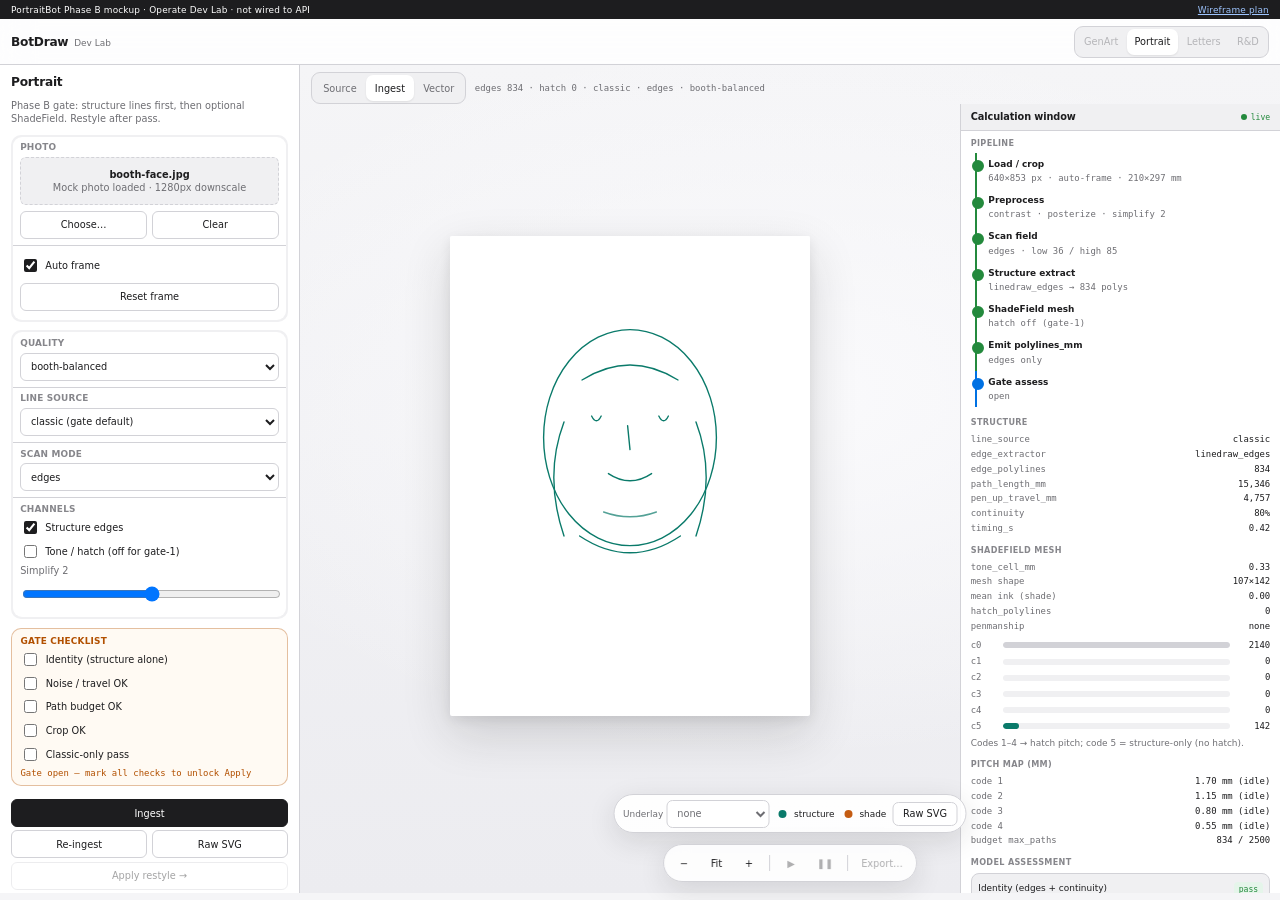
<file: docs/wireframes/portraitbot-phase-b-mockup.html>
<!DOCTYPE html>
<html lang="en">
<head>
  <meta charset="UTF-8" />
  <meta name="viewport" content="width=device-width, initial-scale=1" />
  <title>PortraitBot Phase B — Mockup</title>
  <style>
    :root {
      --desk: #f5f5f7;
      --panel: #ffffff;
      --soft: #f0f0f2;
      --ink: #1d1d1f;
      --text: #1d1d1f;
      --muted: #6e6e73;
      --faint: #86868b;
      --line: #d2d2d7;
      --accent: #1d1d1f;
      --focus: #0071e3;
      --success: #248a3d;
      --warning: #b25000;
      --struct: #0a7a6a;
      --tone: #c45c12;
      --radius: 8px;
      --radius-sm: 6px;
      --rail-w: 300px;
      --ease: cubic-bezier(0.16, 1, 0.3, 1);
      --dur: 160ms;
      --font-ui: -apple-system, BlinkMacSystemFont, "SF Pro Text", "Segoe UI", system-ui, sans-serif;
      --font-mono: ui-monospace, "SF Mono", Menlo, Consolas, monospace;
      --paper-shadow: 0 18px 48px rgba(29, 29, 31, 0.16), 0 4px 12px rgba(29, 29, 31, 0.08), 0 1px 0 rgba(255, 255, 255, 0.65) inset;
    }
    * { box-sizing: border-box; }
    html, body {
      margin: 0; min-height: 100%;
      font-family: var(--font-ui); font-size: 13px; color: var(--text);
      background: var(--desk); -webkit-font-smoothing: antialiased;
    }
    button, input, select { font: inherit; color: inherit; }
    button { cursor: pointer; }
    [hidden] { display: none !important; }

    .banner {
      background: #1d1d1f; color: #fff; font-size: 0.6875rem;
      padding: 0.35rem 0.85rem; letter-spacing: 0.02em;
      display: flex; justify-content: space-between; gap: 1rem; flex-wrap: wrap;
    }
    .banner a { color: #9ec5ff; }

    .top {
      display: flex; align-items: center; justify-content: space-between; gap: 0.75rem;
      padding: 0.5rem 0.85rem;
      background: rgba(255,255,255,0.82);
      border-bottom: 1px solid var(--line);
      backdrop-filter: saturate(180%) blur(16px);
      position: sticky; top: 0; z-index: 20;
    }
    .brand { display: flex; align-items: baseline; gap: 0.45rem; }
    .brand .mark { font-size: 0.9375rem; font-weight: 600; letter-spacing: -0.02em; }
    .brand .tag { font-size: 0.6875rem; color: var(--muted); }
    .tabs {
      display: flex; gap: 2px; padding: 2px; background: var(--soft);
      border-radius: 9px; border: 1px solid var(--line);
    }
    .tabs button {
      border: 0; background: transparent; color: var(--muted);
      height: 26px; padding: 0 0.55rem; border-radius: 7px;
      font-size: 0.75rem; font-weight: 500;
    }
    .tabs button.active {
      background: var(--panel); color: var(--ink);
      box-shadow: 0 1px 2px rgba(29,29,31,0.08);
    }
    .tabs button:disabled { opacity: 0.45; cursor: default; }

    .devlab {
      display: grid;
      grid-template-columns: var(--rail-w) minmax(0, 1fr);
      height: calc(100vh - 72px); min-height: 520px;
    }
    @media (max-width: 900px) {
      .devlab { grid-template-columns: 1fr; height: auto; }
      .rail { max-height: 36vh; border-right: 0; border-bottom: 1px solid var(--line); }
      .stage { min-height: 58vh; }
    }

    /* Calculation window */
    .desk-wrap {
      flex: 1; display: grid;
      grid-template-columns: minmax(0, 1fr) minmax(260px, 320px);
      min-height: 0; gap: 0;
    }
    @media (max-width: 1100px) {
      .desk-wrap { grid-template-columns: 1fr; grid-template-rows: minmax(280px, 1fr) minmax(200px, 38%); }
    }
    .calc {
      border-left: 1px solid var(--line);
      background: var(--panel);
      display: flex; flex-direction: column;
      min-height: 0; overflow: hidden;
    }
    @media (max-width: 1100px) {
      .calc { border-left: 0; border-top: 1px solid var(--line); }
    }
    .calc-head {
      display: flex; align-items: center; justify-content: space-between;
      gap: 0.5rem; padding: 0.55rem 0.75rem;
      border-bottom: 1px solid var(--line); background: var(--soft);
      flex-shrink: 0;
    }
    .calc-head h4 {
      margin: 0; font-size: 0.75rem; font-weight: 600;
      letter-spacing: -0.01em;
    }
    .calc-head .live {
      font-family: var(--font-mono); font-size: 0.625rem;
      color: var(--success); display: flex; align-items: center; gap: 0.3rem;
    }
    .calc-head .live::before {
      content: ""; width: 6px; height: 6px; border-radius: 50%;
      background: var(--success); display: inline-block;
    }
    .calc-body {
      flex: 1; overflow: auto; padding: 0.55rem 0.75rem 0.85rem;
      font-family: var(--font-mono); font-size: 0.6875rem; line-height: 1.45;
    }
    .calc-sec { margin: 0 0 0.75rem; }
    .calc-sec:last-child { margin-bottom: 0; }
    .calc-sec .lab {
      font-family: var(--font-ui); font-size: 0.625rem; font-weight: 600;
      letter-spacing: 0.04em; text-transform: uppercase; color: var(--faint);
      margin: 0 0 0.3rem;
    }
    .kv { display: grid; grid-template-columns: 1fr auto; gap: 0.15rem 0.75rem; }
    .kv span:nth-child(odd) { color: var(--muted); }
    .kv span:nth-child(even) { color: var(--ink); text-align: right; }
    .kv .warn { color: var(--warning); }
    .kv .ok { color: var(--success); }
    .bars { display: flex; flex-direction: column; gap: 0.25rem; }
    .bar-row { display: grid; grid-template-columns: 28px 1fr 36px; gap: 0.35rem; align-items: center; }
    .bar-row .t { color: var(--muted); }
    .bar-row .n { text-align: right; color: var(--ink); }
    .bar {
      height: 6px; background: var(--soft); border-radius: 3px; overflow: hidden;
    }
    .bar i {
      display: block; height: 100%; background: var(--tone); border-radius: 3px;
    }
    .bar i.c0 { background: #d2d2d7; }
    .bar i.c1 { background: #f5d76e; }
    .bar i.c2 { background: #f0a202; }
    .bar i.c3 { background: #e85d04; }
    .bar i.c4 { background: #9b2226; }
    .bar i.c5 { background: #0a7a6a; }
    .pipe {
      list-style: none; margin: 0; padding: 0;
    }
    .pipe li {
      position: relative; padding: 0.35rem 0 0.35rem 0.85rem;
      border-left: 2px solid var(--line); margin-left: 0.35rem;
    }
    .pipe li::before {
      content: ""; position: absolute; left: -5px; top: 0.55rem;
      width: 8px; height: 8px; border-radius: 50%;
      background: var(--panel); border: 2px solid var(--line);
    }
    .pipe li.done { border-left-color: var(--success); }
    .pipe li.done::before { border-color: var(--success); background: var(--success); }
    .pipe li.active { border-left-color: var(--focus); }
    .pipe li.active::before { border-color: var(--focus); background: var(--focus); }
    .pipe .step { font-family: var(--font-ui); font-size: 0.6875rem; font-weight: 600; color: var(--ink); }
    .pipe .detail { color: var(--muted); display: block; margin-top: 0.1rem; }
    .assess {
      border: 1px solid var(--line); border-radius: 8px;
      padding: 0.45rem 0.5rem; background: var(--soft);
    }
    .assess .row {
      display: flex; justify-content: space-between; gap: 0.5rem;
      padding: 0.2rem 0; border-bottom: 1px solid var(--line);
      font-family: var(--font-ui); font-size: 0.6875rem;
    }
    .assess .row:last-child { border-bottom: 0; }
    .badge {
      font-family: var(--font-mono); font-size: 0.625rem;
      padding: 0.1rem 0.35rem; border-radius: 4px;
    }
    .badge.pass { background: #e5f5ea; color: var(--success); }
    .badge.fail { background: #fff0e8; color: var(--warning); }
    .badge.skip { background: var(--panel); color: var(--faint); border: 1px solid var(--line); }
    .calc-note {
      font-family: var(--font-ui); font-size: 0.6875rem; color: var(--muted);
      margin: 0.35rem 0 0; line-height: 1.35;
    }
    .view-source .calc { opacity: 0.72; }
    .desk { padding-bottom: 4.5rem; }

    .rail {
      display: flex; flex-direction: column;
      border-right: 1px solid var(--line); background: var(--panel);
      min-height: 0; overflow: hidden;
    }
    .rail-pane { flex: 1; overflow: auto; padding: 0.75rem 0.85rem 1rem; }
    .rail h3 {
      margin: 0 0 0.55rem; font-size: 0.9375rem; font-weight: 600; letter-spacing: -0.02em;
    }
    .muted { color: var(--muted); font-size: 0.75rem; line-height: 1.35; }
    .group {
      background: var(--soft); border-radius: 10px;
      padding: 0.15rem 0; margin: 0.45rem 0 0.65rem;
    }
    .group-row, .group-block {
      background: var(--panel); margin: 0 0.15rem;
      padding: 0.45rem 0.55rem; border-bottom: 1px solid var(--line);
    }
    .group-row:first-child, .group-block:first-child { border-radius: 9px 9px 0 0; }
    .group-row:last-child, .group-block:last-child { border-bottom: 0; border-radius: 0 0 9px 9px; }
    .group-row:only-child, .group-block:only-child { border-radius: 9px; }
    .group-title {
      font-size: 0.6875rem; font-weight: 600; letter-spacing: 0.02em;
      text-transform: uppercase; color: var(--faint); margin: 0 0 0.35rem;
    }
    label.field {
      display: block; font-size: 0.75rem; color: var(--muted); margin: 0.35rem 0 0.15rem;
    }
    select, input[type="range"] {
      width: 100%; height: 28px; border: 1px solid var(--line);
      border-radius: var(--radius-sm); background: var(--panel); padding: 0 0.45rem; font-size: 0.75rem;
    }
    .chk {
      display: flex; align-items: center; gap: 0.4rem;
      font-size: 0.75rem; color: var(--text); margin: 0.35rem 0;
    }
    .chk input { accent-color: var(--ink); }
    .drop {
      border: 1px dashed var(--line); border-radius: var(--radius-sm);
      background: var(--soft); padding: 0.85rem; text-align: center;
      font-size: 0.75rem; color: var(--muted); margin-top: 0.35rem;
    }
    .drop strong { display: block; color: var(--ink); font-weight: 600; margin-bottom: 0.15rem; }

    .btn {
      display: inline-flex; align-items: center; justify-content: center;
      height: 28px; padding: 0 0.7rem; border-radius: var(--radius-sm);
      border: 1px solid var(--line); background: var(--panel);
      font-size: 0.75rem; font-weight: 500; width: 100%; margin: 0.25rem 0;
    }
    .btn:hover { background: var(--soft); }
    .btn:active { transform: scale(0.97); }
    .btn:disabled { opacity: 0.4; cursor: not-allowed; transform: none; }
    .btn-primary {
      background: var(--ink); color: #fff; border-color: var(--ink);
    }
    .btn-primary:hover { background: #424245; }
    .btn-row { display: grid; grid-template-columns: 1fr 1fr; gap: 0.35rem; }
    .btn-row .btn { margin: 0; }

    .gate {
      border: 1px solid rgba(178, 80, 0, 0.35);
      background: #fffaf3; border-radius: 10px;
      padding: 0.55rem 0.65rem; margin: 0.55rem 0 0.75rem;
    }
    .gate .group-title { color: var(--warning); }
    .gate .chk.pass { color: var(--success); }
    .gate-status {
      font-family: var(--font-mono); font-size: 0.6875rem;
      margin-top: 0.35rem; color: var(--warning);
    }
    .gate-status.ok { color: var(--success); }

    details.advanced {
      margin: 0.35rem 0 0.65rem; border-radius: 10px;
      background: var(--soft); padding: 0.15rem 0.55rem 0.45rem;
    }
    details.advanced > summary {
      cursor: pointer; list-style: none; font-size: 0.75rem;
      font-weight: 500; color: var(--muted); padding: 0.45rem 0.15rem;
    }
    details.advanced > summary::-webkit-details-marker { display: none; }

    .stage {
      position: relative; display: flex; flex-direction: column;
      min-width: 0; min-height: 0;
      background:
        radial-gradient(120% 80% at 50% 40%, #fafafc 0%, transparent 55%),
        linear-gradient(180deg, #f5f5f7 0%, #ececf0 100%);
    }
    .stage-toolbar {
      display: flex; align-items: center; gap: 0.65rem;
      padding: 0.55rem 0.85rem 0; flex-wrap: wrap;
    }
    .seg {
      display: flex; padding: 2px; background: var(--soft);
      border-radius: 9px; border: 1px solid var(--line);
    }
    .seg button {
      border: 0; background: transparent; color: var(--muted);
      height: 26px; padding: 0 0.7rem; border-radius: 7px;
      font-size: 0.75rem; font-weight: 500;
    }
    .seg button.active {
      background: var(--panel); color: var(--ink);
      box-shadow: 0 1px 2px rgba(29,29,31,0.08);
    }
    .stats {
      font-family: var(--font-mono); font-size: 0.6875rem; color: var(--muted);
    }

    .desk {
      flex: 1; display: flex; align-items: center; justify-content: center;
      padding: 1rem 1rem 4.5rem; min-height: 0; position: relative;
    }
    .paper {
      width: min(360px, 86%);
      aspect-ratio: 3 / 4;
      background: #fff;
      border-radius: 2px;
      box-shadow: var(--paper-shadow);
      position: relative; overflow: hidden;
    }
    .paper svg { width: 100%; height: 100%; display: block; }
    .paper-empty {
      position: absolute; inset: 0; display: flex; align-items: center;
      justify-content: center; color: var(--faint); font-size: 0.8125rem;
      text-align: center; padding: 1rem; pointer-events: none;
    }
    .crop {
      position: absolute; border: 1.5px solid var(--focus);
      box-shadow: 0 0 0 999px rgba(29,29,31,0.18);
      left: 14%; top: 12%; width: 72%; height: 70%;
      pointer-events: none;
    }

    .ingest-toggles {
      position: absolute; left: 50%; transform: translateX(-50%);
      bottom: 4.6rem; display: flex; gap: 0.5rem; align-items: center;
      background: rgba(255,255,255,0.92); border: 1px solid var(--line);
      border-radius: 999px; padding: 0.35rem 0.65rem;
      box-shadow: 0 8px 28px rgba(29,29,31,0.12);
      font-size: 0.6875rem; z-index: 5;
    }
    .ingest-toggles label { display: flex; align-items: center; gap: 0.25rem; color: var(--muted); }
    .legend {
      display: flex; gap: 0.55rem; align-items: center; margin-left: 0.25rem;
    }
    .dot { width: 8px; height: 8px; border-radius: 50%; }
    .dot.struct { background: var(--struct); }
    .dot.tone { background: var(--tone); }

    .craft {
      position: absolute; left: 50%; bottom: 0.85rem; transform: translateX(-50%);
      display: flex; align-items: center; gap: 0.35rem;
      background: rgba(255,255,255,0.88); backdrop-filter: blur(12px);
      border: 1px solid var(--line); border-radius: 999px;
      padding: 0.3rem 0.45rem; box-shadow: 0 8px 28px rgba(29,29,31,0.12);
      z-index: 6;
    }
    .craft button {
      border: 0; background: transparent; height: 28px; min-width: 28px;
      border-radius: 999px; color: var(--ink); font-size: 0.75rem; padding: 0 0.55rem;
    }
    .craft button:hover { background: var(--soft); }
    .craft button:disabled { opacity: 0.35; }
    .craft .sep { width: 1px; height: 16px; background: var(--line); margin: 0 0.15rem; }

    .heat { opacity: 0; transition: opacity var(--dur) var(--ease); }
    .heat.on { opacity: 0.55; }
    .hatch { opacity: 0; transition: opacity var(--dur) var(--ease); }
    .hatch.on { opacity: 1; }
    .styled { opacity: 0; }
    .view-vector .struct-demo { opacity: 0.25; }
    .view-vector .styled { opacity: 1; }
    .view-source .struct-demo,
    .view-source .hatch,
    .view-source .heat { opacity: 0 !important; }

    @media (prefers-reduced-motion: reduce) {
      .btn:active { transform: none; }
      .heat, .hatch { transition: none; }
    }
  </style>
</head>
<body>
  <div class="banner">
    <span>PortraitBot Phase B mockup · Operate Dev Lab · not wired to API</span>
    <span><a href="./portraitbot-phase-b.html">Wireframe plan</a></span>
  </div>

  <header class="top">
    <div class="brand">
      <span class="mark">BotDraw</span>
      <span class="tag">Dev Lab</span>
    </div>
    <nav class="tabs" aria-label="Apps">
      <button type="button" disabled>GenArt</button>
      <button type="button" class="active">Portrait</button>
      <button type="button" disabled>Letters</button>
      <button type="button" disabled>R&amp;D</button>
    </nav>
  </header>

  <div class="devlab">
    <aside class="rail">
      <div class="rail-pane">
        <h3>Portrait</h3>
        <p class="muted">Phase B gate: structure lines first, then optional ShadeField. Restyle after pass.</p>

        <div class="group" id="photo-group">
          <div class="group-block">
            <div class="group-title">Photo</div>
            <div class="drop">
              <strong>booth-face.jpg</strong>
              Mock photo loaded · 1280px downscale
            </div>
            <div class="btn-row" style="margin-top:0.45rem;">
              <button type="button" class="btn" id="btn-choose">Choose…</button>
              <button type="button" class="btn" id="btn-clear">Clear</button>
            </div>
          </div>
          <div class="group-row">
            <label class="chk"><input type="checkbox" id="auto-frame" checked /> Auto frame</label>
            <button type="button" class="btn" id="btn-reset-frame">Reset frame</button>
          </div>
        </div>

        <div class="group">
          <div class="group-row">
            <div class="group-title">Quality</div>
            <select id="quality">
              <option>booth-fast</option>
              <option selected>booth-balanced</option>
              <option>studio-hq</option>
            </select>
          </div>
          <div class="group-row">
            <div class="group-title">Line source</div>
            <select id="line-source">
              <option value="classic" selected>classic (gate default)</option>
              <option value="neural">neural (A/B)</option>
              <option value="auto">auto</option>
            </select>
          </div>
          <div class="group-row">
            <div class="group-title">Scan mode</div>
            <select id="scan-mode">
              <option value="auto">auto</option>
              <option value="edges" selected>edges</option>
              <option value="brightness">brightness</option>
              <option value="centerline">centerline</option>
              <option value="color_bands">color_bands</option>
            </select>
          </div>
          <div class="group-row">
            <div class="group-title">Channels</div>
            <label class="chk"><input type="checkbox" id="show-struct" checked /> Structure edges</label>
            <label class="chk"><input type="checkbox" id="show-tone" /> Tone / hatch (off for gate-1)</label>
            <label class="field">Simplify <span id="simp-val">2</span></label>
            <input type="range" id="simplify" min="1" max="3" value="2" />
          </div>
        </div>

        <div class="gate" id="gate">
          <div class="group-title">Gate checklist</div>
          <label class="chk" id="g-id"><input type="checkbox" data-gate /> Identity (structure alone)</label>
          <label class="chk" id="g-noise"><input type="checkbox" data-gate /> Noise / travel OK</label>
          <label class="chk" id="g-budget"><input type="checkbox" data-gate /> Path budget OK</label>
          <label class="chk" id="g-crop"><input type="checkbox" data-gate /> Crop OK</label>
          <label class="chk" id="g-classic"><input type="checkbox" data-gate /> Classic-only pass</label>
          <div class="gate-status" id="gate-status">Gate open — mark all checks to unlock Apply</div>
        </div>

        <button type="button" class="btn btn-primary" id="btn-ingest">Ingest</button>
        <div class="btn-row">
          <button type="button" class="btn" id="btn-reingest">Re-ingest</button>
          <button type="button" class="btn" id="btn-raw">Raw SVG</button>
        </div>
        <button type="button" class="btn" id="btn-apply" disabled>Apply restyle →</button>

        <details class="advanced">
          <summary>Advanced</summary>
          <div class="group" style="margin-top:0.15rem;">
            <div class="group-row">
              <label class="field">Contrast</label>
              <input type="range" min="80" max="140" value="100" />
            </div>
            <div class="group-row">
              <label class="chk"><input type="checkbox" disabled /> Ensemble (off for booth gold)</label>
              <label class="chk"><input type="checkbox" disabled checked /> AI review: off</label>
              <p class="muted" style="margin:0.35rem 0 0;">Ornament / extra styles frozen in Phase B.</p>
            </div>
          </div>
        </details>
      </div>
    </aside>

    <main class="stage view-ingest" id="stage">
      <div class="stage-toolbar">
        <div class="seg" role="tablist" aria-label="Portrait stage">
          <button type="button" data-seg="source">Source</button>
          <button type="button" data-seg="ingest" class="active">Ingest</button>
          <button type="button" data-seg="vector">Vector</button>
        </div>
        <div class="stats" id="stats">edges 842 · hatch 0 · classic · edges · booth-balanced</div>
      </div>

      <div class="desk-wrap">
      <div class="desk">
        <div class="paper" id="paper" aria-label="Paper preview">
          <div class="paper-empty" id="empty-cue" hidden>Drop a photo</div>
          <div class="crop" id="crop" hidden></div>
          <svg viewBox="0 0 300 400" xmlns="http://www.w3.org/2000/svg" aria-hidden="true">
            <!-- soft photo stand-in -->
            <defs>
              <linearGradient id="skin" x1="0" y1="0" x2="0" y2="1">
                <stop offset="0%" stop-color="#f0e6dc"/>
                <stop offset="100%" stop-color="#e2d2c4"/>
              </linearGradient>
              <radialGradient id="heatGrad" cx="50%" cy="42%" r="45%">
                <stop offset="0%" stop-color="#ffb000" stop-opacity="0.9"/>
                <stop offset="55%" stop-color="#e85d04" stop-opacity="0.55"/>
                <stop offset="100%" stop-color="#fff" stop-opacity="0"/>
              </radialGradient>
            </defs>
            <rect class="src-photo" width="300" height="400" fill="url(#skin)" opacity="0"/>
            <ellipse class="src-photo" cx="150" cy="168" rx="78" ry="96" fill="#d9c4b0" opacity="0"/>
            <ellipse class="src-photo" cx="122" cy="155" rx="10" ry="6" fill="#5a4638" opacity="0"/>
            <ellipse class="src-photo" cx="178" cy="155" rx="10" ry="6" fill="#5a4638" opacity="0"/>
            <path class="src-photo" d="M130 200 Q150 214 170 200" fill="none" stroke="#8a6a55" stroke-width="2" opacity="0"/>

            <!-- ShadeField heatmap underlay -->
            <ellipse class="heat" id="heat" cx="150" cy="175" rx="90" ry="110" fill="url(#heatGrad)"/>

            <!-- Structure (teal) -->
            <g class="struct-demo" id="struct" fill="none" stroke="#0a7a6a" stroke-width="1.15" stroke-linecap="round">
              <ellipse cx="150" cy="168" rx="72" ry="90"/>
              <path d="M95 155 Q78 200 95 250"/>
              <path d="M205 155 Q222 200 205 250"/>
              <path d="M118 150 Q122 158 126 150"/>
              <path d="M174 150 Q178 158 182 150"/>
              <path d="M148 158 L150 178"/>
              <path d="M132 198 Q150 210 168 198"/>
              <path d="M110 120 Q150 95 190 120"/>
              <path d="M108 250 Q150 278 192 250"/>
              <path d="M128 230 Q150 238 172 230" opacity="0.7"/>
            </g>

            <!-- Tone hatch (orange) -->
            <g class="hatch" id="hatch" fill="none" stroke="#c45c12" stroke-width="0.7" stroke-linecap="round" opacity="0">
              <path d="M95 140 L205 138"/>
              <path d="M92 152 L208 150"/>
              <path d="M90 164 L210 162"/>
              <path d="M88 176 L212 174"/>
              <path d="M90 188 L210 186"/>
              <path d="M94 200 L206 198"/>
              <path d="M100 212 L200 210"/>
              <path d="M110 224 L190 222"/>
              <path d="M118 236 L182 234"/>
              <path d="M100 160 L108 168 M192 160 L200 168" stroke-width="0.9"/>
            </g>

            <!-- Styled restyle hint -->
            <g class="styled" fill="none" stroke="#1d1d1f" stroke-width="1.2" stroke-linecap="round">
              <ellipse cx="150" cy="168" rx="72" ry="90"/>
              <path d="M118 150 Q122 158 126 150"/>
              <path d="M174 150 Q178 158 182 150"/>
              <path d="M148 158 L150 178"/>
              <path d="M132 198 Q150 210 168 198"/>
              <path d="M110 120 Q150 95 190 120"/>
              <path d="M95 155 Q78 200 95 250"/>
              <path d="M205 155 Q222 200 205 250"/>
            </g>
          </svg>
        </div>
      </div>

      <aside class="calc" id="calc" aria-label="Calculation window">
        <div class="calc-head">
          <h4>Calculation window</h4>
          <span class="live" id="calc-live">live</span>
        </div>
        <div class="calc-body" id="calc-body">
          <div class="calc-sec">
            <div class="lab">Pipeline</div>
            <ol class="pipe" id="calc-pipe"></ol>
          </div>
          <div class="calc-sec">
            <div class="lab">Structure</div>
            <div class="kv" id="calc-struct"></div>
          </div>
          <div class="calc-sec">
            <div class="lab">ShadeField mesh</div>
            <div class="kv" id="calc-mesh"></div>
            <div class="bars" id="calc-hist" style="margin-top:0.45rem;"></div>
            <p class="calc-note">Codes 1–4 → hatch pitch; code 5 = structure-only (no hatch).</p>
          </div>
          <div class="calc-sec">
            <div class="lab">Pitch map (mm)</div>
            <div class="kv" id="calc-pitch"></div>
          </div>
          <div class="calc-sec">
            <div class="lab">Model assessment</div>
            <div class="assess" id="calc-assess"></div>
          </div>
        </div>
      </aside>
      </div>

      <div class="ingest-toggles" id="ingest-toggles">
        <label>Underlay
          <select id="underlay">
            <option value="none">none</option>
            <option value="photo">photo</option>
            <option value="scan">scan</option>
            <option value="heat">tone heatmap</option>
          </select>
        </label>
        <span class="legend"><span class="dot struct"></span> structure</span>
        <span class="legend"><span class="dot tone"></span> shade</span>
        <button type="button" class="btn" id="btn-raw-inline" style="width:auto;margin:0;height:24px;">Raw SVG</button>
      </div>

      <div class="craft" aria-label="Craft bar">
        <button type="button" title="Zoom out">−</button>
        <button type="button" title="Fit">Fit</button>
        <button type="button" title="Zoom in">+</button>
        <span class="sep"></span>
        <button type="button" disabled title="Play">▶</button>
        <button type="button" disabled title="Pause">❚❚</button>
        <span class="sep"></span>
        <button type="button" id="btn-export" disabled>Export…</button>
      </div>
    </main>
  </div>

  <script>
    const stage = document.getElementById("stage");
    const stats = document.getElementById("stats");
    const heat = document.getElementById("heat");
    const hatch = document.getElementById("hatch");
    const struct = document.getElementById("struct");
    const crop = document.getElementById("crop");
    const empty = document.getElementById("empty-cue");
    const applyBtn = document.getElementById("btn-apply");
    const exportBtn = document.getElementById("btn-export");
    const gateStatus = document.getElementById("gate-status");
    const ingestToggles = document.getElementById("ingest-toggles");
    const showTone = document.getElementById("show-tone");
    const showStruct = document.getElementById("show-struct");
    const underlay = document.getElementById("underlay");
    const simplify = document.getElementById("simplify");
    const srcPhotos = document.querySelectorAll(".src-photo");
    const calcLive = document.getElementById("calc-live");

    const PITCH = { 1: 1.7, 2: 1.15, 3: 0.8, 4: 0.55 };
    const BUDGET = { "booth-fast": 800, "booth-balanced": 2500, "studio-hq": 8000 };
    const CELL = { "booth-fast": 8, "booth-balanced": 6, "studio-hq": 5 };
    const SCAN_KNOBS = {
      auto: { edge_low: 48, edge_high: 110, prefer_silhouette: false, prefer_skeleton: false, soft_face_edges: true },
      edges: { edge_low: 36, edge_high: 85, prefer_silhouette: false, prefer_skeleton: true, soft_face_edges: true },
      brightness: { edge_low: 70, edge_high: 140, prefer_silhouette: true, prefer_skeleton: false, soft_face_edges: false },
      centerline: { edge_low: 40, edge_high: 95, prefer_silhouette: false, prefer_skeleton: true, soft_face_edges: false },
      color_bands: { edge_low: 55, edge_high: 120, prefer_silhouette: true, prefer_skeleton: false, soft_face_edges: false, region_boost: true },
    };

    let hasPhoto = true;
    let ingested = true;
    let seg = "ingest";

    function mockModel() {
      const q = document.getElementById("quality").value;
      const ls = document.getElementById("line-source").value;
      const sm = document.getElementById("scan-mode").value;
      const simp = Number(simplify.value);
      const toneOn = showTone.checked;
      const knobs = SCAN_KNOBS[sm] || SCAN_KNOBS.auto;
      const cellPx = CELL[q];
      const budget = BUDGET[q];
      // Deterministic mock numbers from knobs
      const edgeBase = ls === "neural" ? 720 : 842;
      const edgeCount = Math.round(edgeBase * (1.15 - simp * 0.08) * (sm === "brightness" ? 0.82 : 1));
      const pathLen = Math.round(edgeCount * 18.4);
      const penUp = Math.round(pathLen * 0.31);
      const hist = toneOn
        ? { 0: 1820, 1: 410, 2: 288, 3: 194, 4: 96, 5: 142 }
        : { 0: 2140, 1: 0, 2: 0, 3: 0, 4: 0, 5: 142 };
      const hatchCount = toneOn ? 310 : 0;
      const shadeCells = hist[1] + hist[2] + hist[3] + hist[4];
      const meanInk = toneOn ? 0.34 : 0.0;
      const continuity = Math.min(0.98, 0.72 + (ls === "neural" ? 0.12 : 0) + (sm === "edges" ? 0.08 : 0));
      const noiseScore = Math.max(0.05, 0.22 - simp * 0.04 + (sm === "brightness" ? 0.06 : 0));
      const budgetOk = edgeCount + hatchCount <= budget;
      const identityOk = edgeCount >= 400 && continuity >= 0.78;
      const noiseOk = noiseScore <= 0.18;
      const cropOk = true;
      const classicOk = ls === "classic" || ls === "auto";

      return {
        q, ls, sm, simp, toneOn, knobs, cellPx, budget,
        edgeCount, hatchCount, pathLen, penUp, hist, shadeCells, meanInk,
        continuity, noiseScore, budgetOk, identityOk, noiseOk, cropOk, classicOk,
        page: "210×297 mm", px: "640×853", timing: ls === "neural" ? 1.8 : 0.42,
        extractor: ls === "neural" ? "u2net_portrait→trace" : "linedraw_edges",
        meshShape: `${Math.round(640 / cellPx)}×${Math.round(853 / cellPx)}`,
      };
    }

    function renderCalc() {
      const m = mockModel();
      const pipe = document.getElementById("calc-pipe");
      const steps = [
        { name: "Load / crop", detail: `${m.px} px · auto-frame · ${m.page}`, done: hasPhoto },
        { name: "Preprocess", detail: `contrast · posterize · simplify ${m.simp}`, done: ingested },
        { name: "Scan field", detail: `${m.sm} · low ${m.knobs.edge_low} / high ${m.knobs.edge_high}`, done: ingested, active: seg === "ingest" && !m.toneOn },
        { name: "Structure extract", detail: `${m.extractor} → ${m.edgeCount} polys`, done: ingested, active: seg === "ingest" },
        { name: "ShadeField mesh", detail: m.toneOn ? `cell ${m.cellPx}px · ${m.shadeCells} shade cells` : "hatch off (gate-1)", done: ingested },
        { name: "Emit polylines_mm", detail: m.toneOn ? `edges + hatch ${m.hatchCount}` : `edges only`, done: ingested },
        { name: "Gate assess", detail: gatePassed() ? "PASS" : "open", done: gatePassed(), active: seg === "ingest" },
      ];
      pipe.innerHTML = steps.map((s) => {
        const cls = s.done ? "done" : (s.active ? "active" : "");
        return `<li class="${cls}"><span class="step">${s.name}</span><span class="detail">${s.detail}</span></li>`;
      }).join("");

      document.getElementById("calc-struct").innerHTML = `
        <span>line_source</span><span>${m.ls}</span>
        <span>edge_extractor</span><span>${m.extractor}</span>
        <span>edge_polylines</span><span>${ingested ? m.edgeCount : "—"}</span>
        <span>path_length_mm</span><span>${ingested ? m.pathLen.toLocaleString() : "—"}</span>
        <span>pen_up_travel_mm</span><span>${ingested ? m.penUp.toLocaleString() : "—"}</span>
        <span>continuity</span><span class="${m.continuity >= 0.78 ? "ok" : "warn"}">${(m.continuity * 100).toFixed(0)}%</span>
        <span>timing_s</span><span>${ingested ? m.timing.toFixed(2) : "—"}</span>
      `;

      document.getElementById("calc-mesh").innerHTML = `
        <span>tone_cell_mm</span><span>${(0.33 * m.cellPx / 6).toFixed(2)}</span>
        <span>mesh shape</span><span>${m.meshShape}</span>
        <span>mean ink (shade)</span><span>${m.toneOn ? m.meanInk.toFixed(2) : "0.00"}</span>
        <span>hatch_polylines</span><span>${m.hatchCount}</span>
        <span>penmanship</span><span>${m.toneOn ? "hatch" : "none"}</span>
      `;

      const histEl = document.getElementById("calc-hist");
      const maxH = Math.max(...Object.values(m.hist), 1);
      histEl.innerHTML = [0,1,2,3,4,5].map((c) => {
        const n = m.hist[c];
        const pct = Math.round((n / maxH) * 100);
        return `<div class="bar-row"><span class="t">c${c}</span><div class="bar"><i class="c${c}" style="width:${pct}%"></i></div><span class="n">${n}</span></div>`;
      }).join("");

      document.getElementById("calc-pitch").innerHTML = [1,2,3,4].map((c) =>
        `<span>code ${c}</span><span>${PITCH[c].toFixed(2)} mm${m.toneOn ? "" : " (idle)"}</span>`
      ).join("") + `<span>budget max_paths</span><span class="${m.budgetOk ? "ok" : "warn"}">${m.edgeCount + m.hatchCount} / ${m.budget}</span>`;

      const assess = [
        ["Identity (edges + continuity)", m.identityOk, ingested],
        ["Noise / travel", m.noiseOk, ingested],
        ["Path budget", m.budgetOk, ingested],
        ["Crop / frame", m.cropOk, hasPhoto],
        ["Classic baseline", m.classicOk, ingested],
        ["Tone form (gate-2)", m.toneOn && m.shadeCells > 200, m.toneOn],
      ];
      document.getElementById("calc-assess").innerHTML = assess.map(([label, pass, active]) => {
        const badge = !active ? `<span class="badge skip">n/a</span>` :
          pass ? `<span class="badge pass">pass</span>` : `<span class="badge fail">watch</span>`;
        return `<div class="row"><span>${label}</span>${badge}</div>`;
      }).join("");

      calcLive.textContent = ingested ? "live" : "idle";
    }

    function updateStats() {
      const m = mockModel();
      stats.textContent = ingested
        ? `edges ${m.edgeCount} · hatch ${m.hatchCount} · ${m.ls} · ${m.sm} · ${m.q}`
        : "awaiting ingest";
      renderCalc();
    }

    function gatePassed() {
      return [...document.querySelectorAll("[data-gate]")].every((c) => c.checked);
    }

    function refreshGate() {
      const ok = gatePassed();
      document.querySelectorAll("[data-gate]").forEach((c) => {
        c.closest(".chk").classList.toggle("pass", c.checked);
      });
      gateStatus.textContent = ok
        ? "Gate passed — Apply restyle unlocked"
        : "Gate open — mark all checks to unlock Apply";
      gateStatus.classList.toggle("ok", ok);
      applyBtn.disabled = !(ok && ingested);
      exportBtn.disabled = !(ok && seg === "vector");
      renderCalc();
    }

    function setSeg(next) {
      seg = next;
      stage.classList.remove("view-source", "view-ingest", "view-vector");
      stage.classList.add("view-" + next);
      document.querySelectorAll(".seg button").forEach((b) => {
        b.classList.toggle("active", b.dataset.seg === next);
      });
      crop.hidden = !(next === "source" && hasPhoto);
      empty.hidden = !(next === "source" && !hasPhoto);
      ingestToggles.hidden = next !== "ingest";
      if (next === "source") {
        srcPhotos.forEach((el) => { el.style.opacity = hasPhoto ? "1" : "0"; });
      } else {
        srcPhotos.forEach((el) => { el.style.opacity = "0"; });
      }
      updateChannels();
      refreshGate();
      updateStats();
    }

    function updateChannels() {
      struct.style.opacity = showStruct.checked && seg !== "source" ? (seg === "vector" ? "0.25" : "1") : "0";
      const toneOn = showTone.checked && seg === "ingest";
      hatch.classList.toggle("on", toneOn);
      hatch.style.opacity = toneOn ? "1" : "0";
      const heatOn = underlay.value === "heat" && seg === "ingest";
      heat.classList.toggle("on", heatOn);
      updateStats();
    }

    document.querySelectorAll(".seg button").forEach((b) => {
      b.addEventListener("click", () => setSeg(b.dataset.seg));
    });
    document.querySelectorAll("[data-gate]").forEach((c) => c.addEventListener("change", refreshGate));
    showTone.addEventListener("change", updateChannels);
    showStruct.addEventListener("change", updateChannels);
    underlay.addEventListener("change", updateChannels);
    simplify.addEventListener("input", () => {
      document.getElementById("simp-val").textContent = simplify.value;
      updateStats();
    });
    ["line-source", "scan-mode", "quality"].forEach((id) => {
      document.getElementById(id).addEventListener("change", updateStats);
    });

    function doIngest() {
      hasPhoto = true;
      ingested = true;
      setSeg("ingest");
      updateStats();
    }
    document.getElementById("btn-ingest").addEventListener("click", doIngest);
    document.getElementById("btn-reingest").addEventListener("click", doIngest);
    document.getElementById("btn-apply").addEventListener("click", () => {
      if (applyBtn.disabled) return;
      setSeg("vector");
      exportBtn.disabled = false;
    });
    document.getElementById("btn-clear").addEventListener("click", () => {
      hasPhoto = false;
      ingested = false;
      document.querySelectorAll("[data-gate]").forEach((c) => { c.checked = false; });
      setSeg("source");
    });
    document.getElementById("btn-choose").addEventListener("click", () => {
      hasPhoto = true;
      setSeg("source");
    });
    document.getElementById("btn-reset-frame").addEventListener("click", () => setSeg("source"));

    function rawSvg() {
      alert("Mockup: would download Raw SVG (GET /api/portrait/ingest/{id}/svg)");
    }
    document.getElementById("btn-raw").addEventListener("click", rawSvg);
    document.getElementById("btn-raw-inline").addEventListener("click", rawSvg);

    setSeg("ingest");
    refreshGate();
  </script>
</body>
</html>
</file>
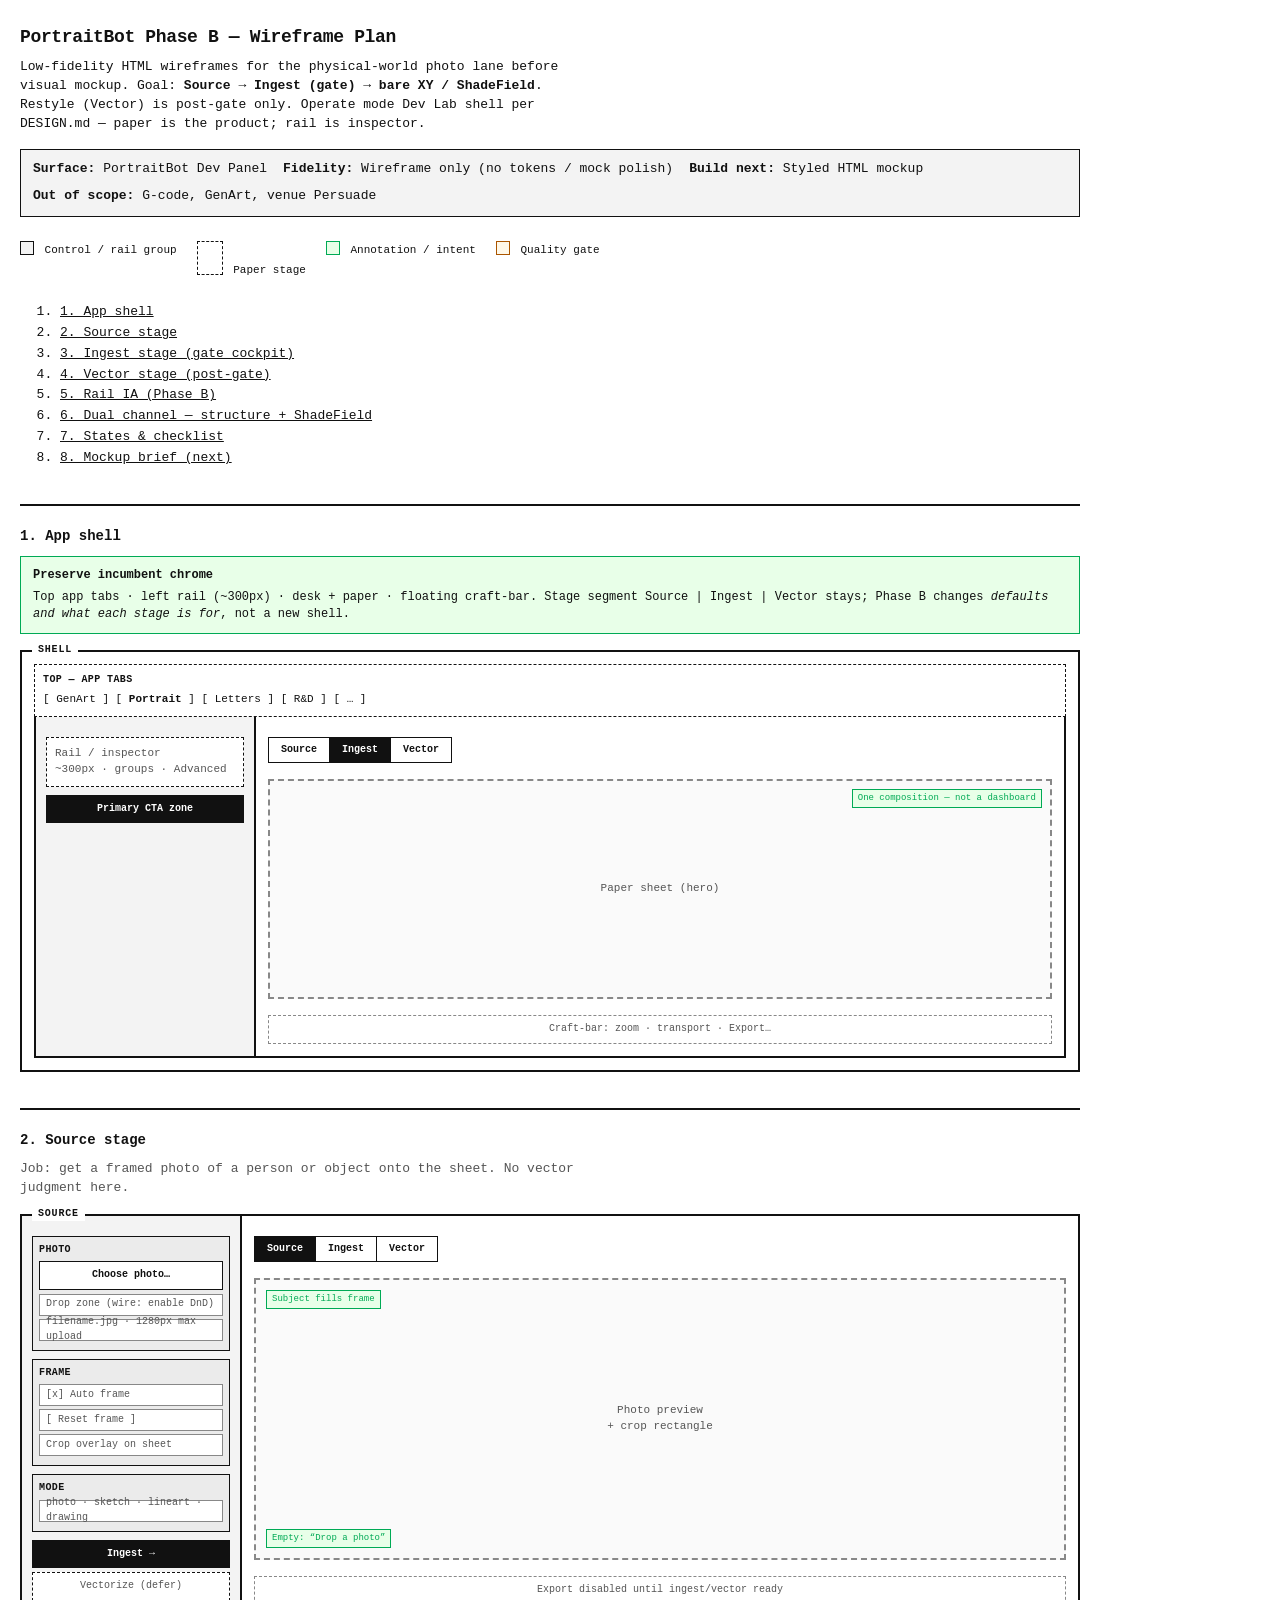
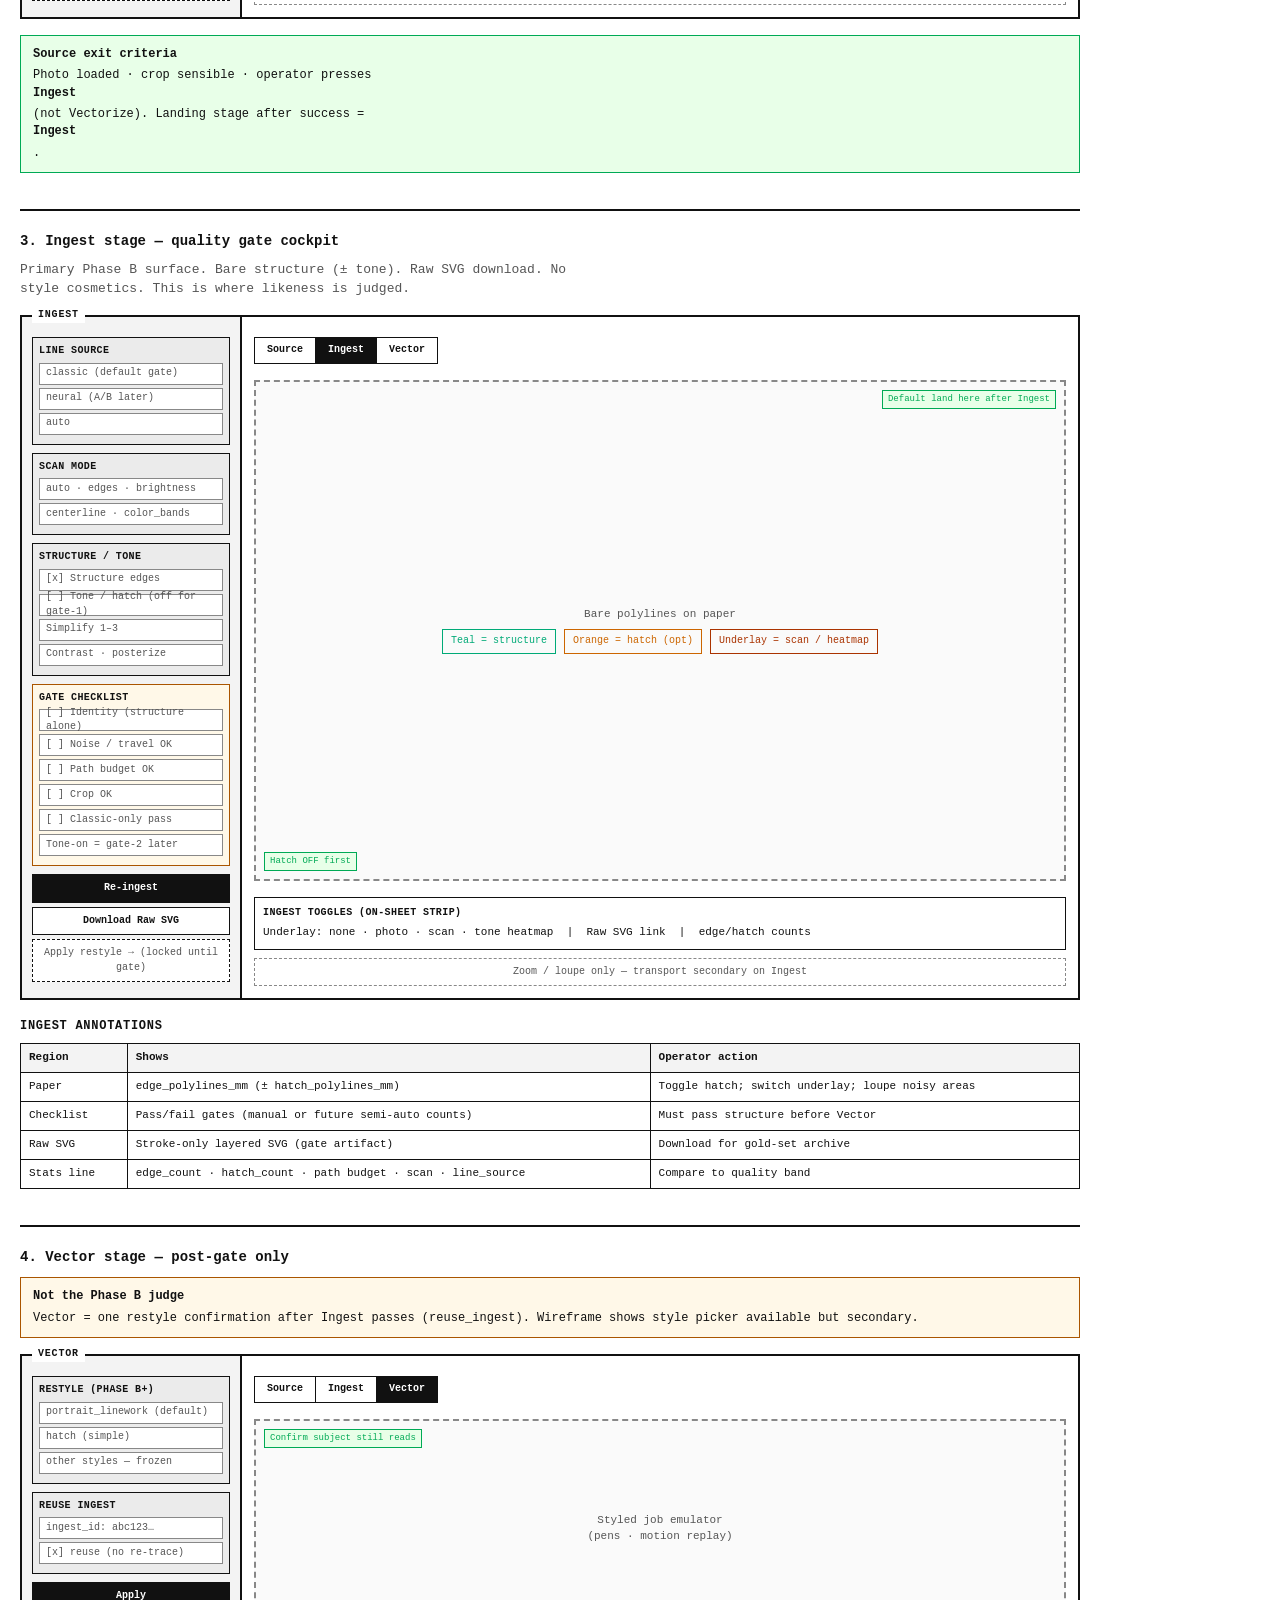
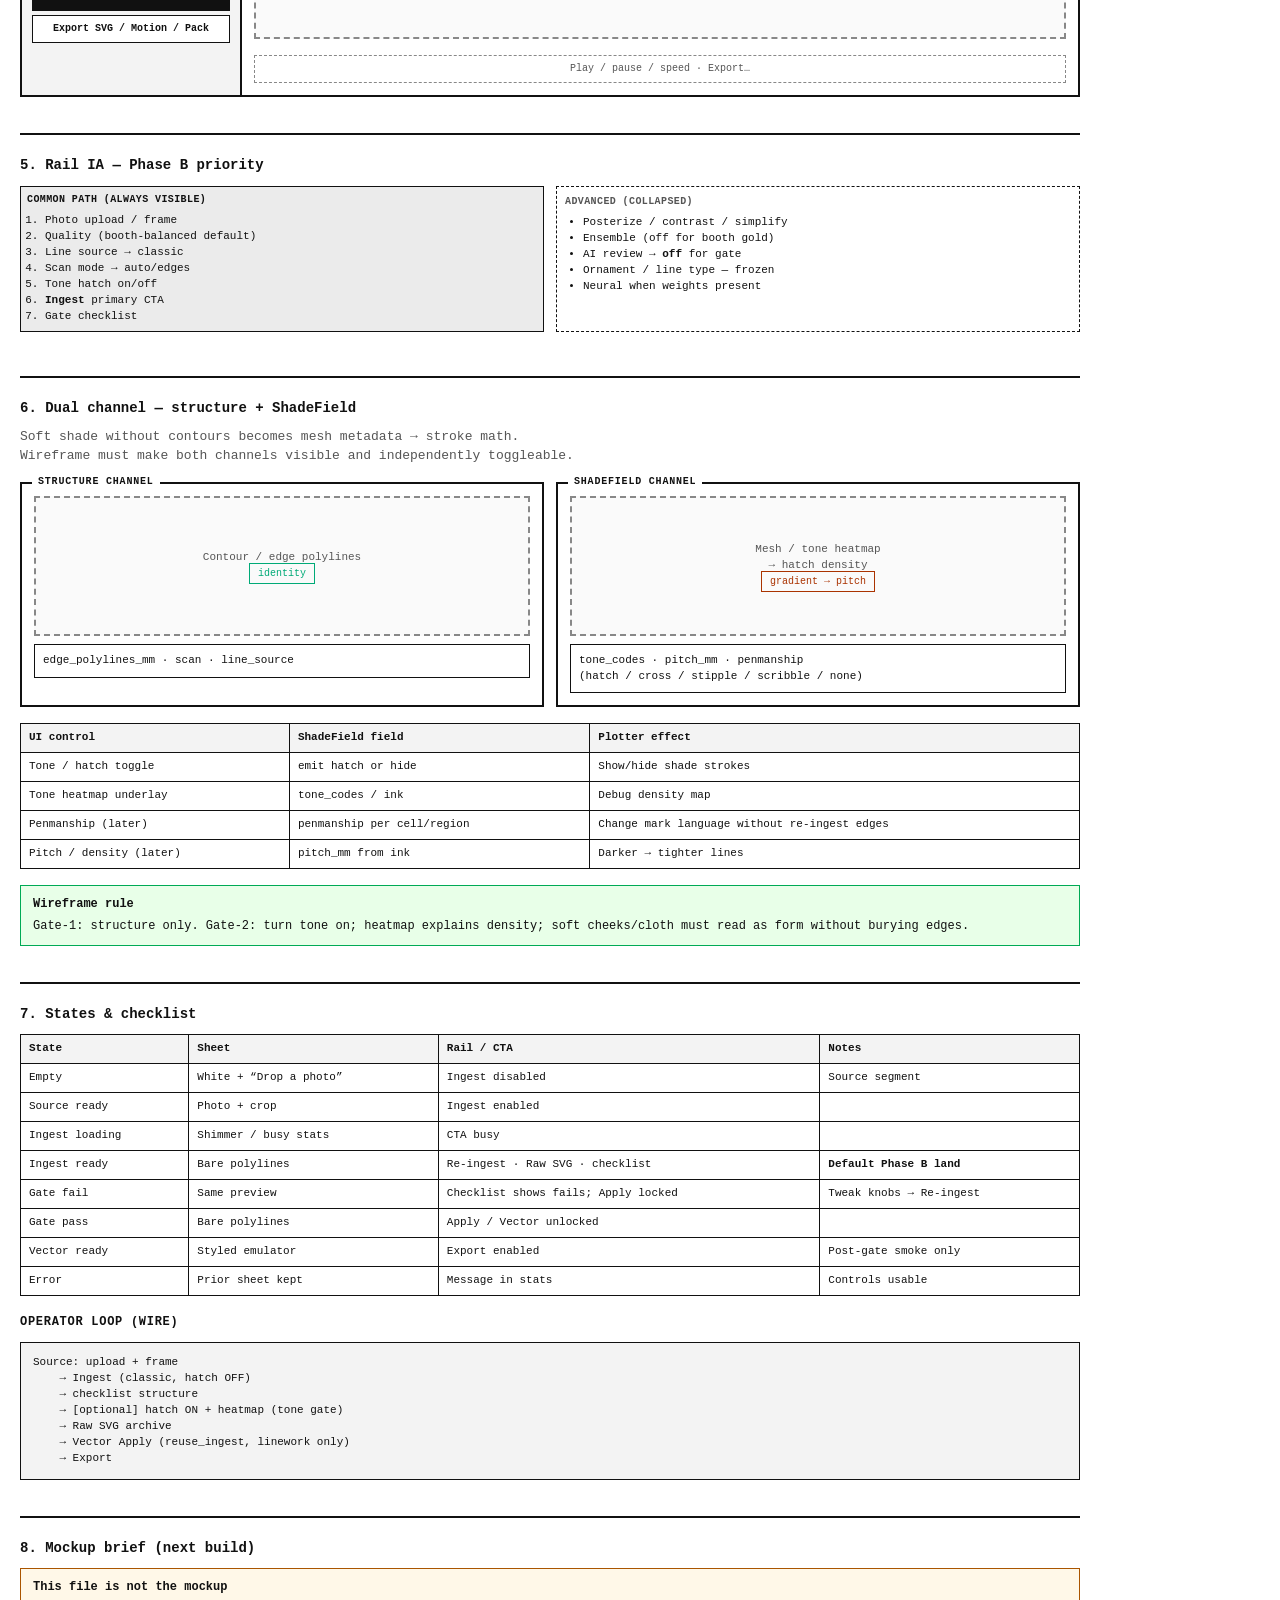
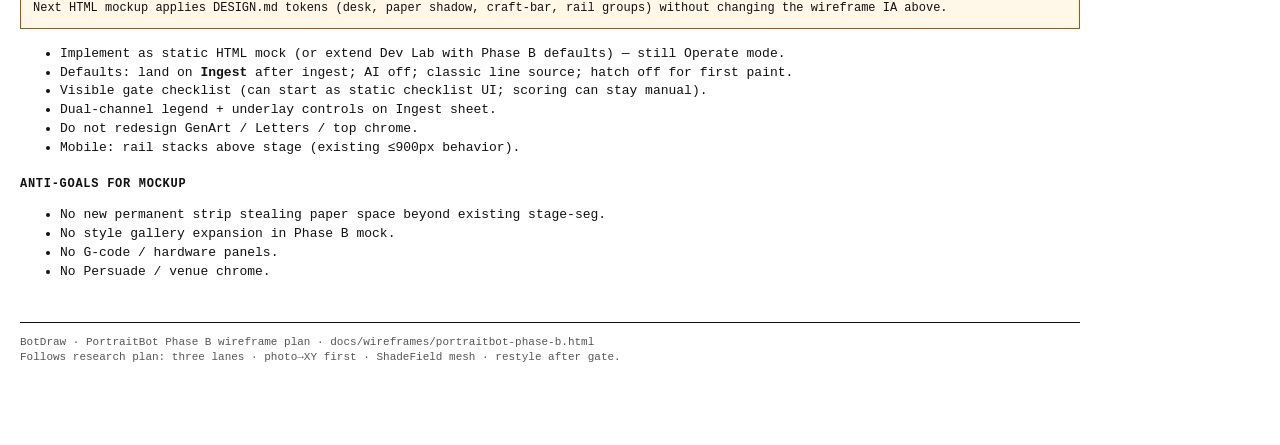
<file: docs/wireframes/portraitbot-phase-b.html>
<!DOCTYPE html>
<html lang="en">
<head>
  <meta charset="UTF-8" />
  <meta name="viewport" content="width=device-width, initial-scale=1" />
  <title>PortraitBot Phase B — Wireframe Plan</title>
  <style>
    :root {
      --ink: #111;
      --muted: #555;
      --line: #111;
      --dash: #888;
      --bg: #fff;
      --fill: #f3f3f3;
      --note: #0a5;
      --warn: #a50;
      --font: ui-monospace, SFMono-Regular, Menlo, Consolas, monospace;
    }
    * { box-sizing: border-box; }
    body {
      margin: 0;
      font: 13px/1.45 var(--font);
      color: var(--ink);
      background: var(--bg);
      padding: 24px 20px 80px;
      max-width: 1100px;
    }
    h1 { font-size: 18px; font-weight: 700; margin: 0 0 8px; letter-spacing: -0.02em; }
    h2 {
      font-size: 14px; font-weight: 700; margin: 36px 0 10px;
      padding-top: 20px; border-top: 2px solid var(--ink);
    }
    h3 { font-size: 12px; font-weight: 700; margin: 18px 0 8px; text-transform: uppercase; letter-spacing: 0.06em; }
    p, li { color: var(--ink); }
    .muted { color: var(--muted); }
    .lead { max-width: 72ch; margin: 0 0 16px; }
    .meta {
      display: flex; flex-wrap: wrap; gap: 8px 16px;
      margin: 0 0 24px; padding: 10px 12px; border: 1px solid var(--ink);
      background: var(--fill);
    }
    .meta span { white-space: nowrap; }
    .legend {
      display: flex; flex-wrap: wrap; gap: 12px 20px;
      margin: 0 0 24px; font-size: 11px;
    }
    .legend i {
      display: inline-block; width: 14px; height: 14px;
      border: 1px solid var(--ink); vertical-align: -2px; margin-right: 4px;
    }
    .legend .box { background: var(--fill); }
    .legend .stage { background: #fff; border-style: dashed; }
    .legend .ann { background: #e8ffe8; border-color: var(--note); }
    .legend .gate { background: #fff8e8; border-color: var(--warn); }

    /* Wireframe primitives */
    .wf {
      border: 2px solid var(--ink);
      background: #fff;
      margin: 0 0 16px;
      position: relative;
    }
    .wf-label {
      position: absolute; top: -9px; left: 10px;
      background: #fff; padding: 0 6px;
      font-size: 10px; font-weight: 700; letter-spacing: 0.08em;
      text-transform: uppercase;
    }
    .row { display: flex; gap: 0; min-height: 320px; }
    .rail {
      width: 220px; flex-shrink: 0;
      border-right: 2px solid var(--ink);
      padding: 20px 10px 12px;
      background: var(--fill);
    }
    .stage {
      flex: 1; padding: 20px 12px 12px;
      display: flex; flex-direction: column; gap: 8px;
      min-width: 0;
    }
    .block {
      border: 1px solid var(--ink);
      background: #fff;
      padding: 8px;
      margin: 0 0 8px;
      font-size: 11px;
    }
    .block.dashed { border-style: dashed; color: var(--muted); }
    .block.group { background: #ebebeb; padding: 6px; }
    .block .title { font-weight: 700; margin-bottom: 4px; font-size: 10px; letter-spacing: 0.04em; text-transform: uppercase; }
    .line {
      border: 1px solid var(--dash);
      height: 22px; margin: 3px 0; background: #fff;
      display: flex; align-items: center; padding: 0 6px;
      font-size: 10px; color: var(--muted);
    }
    .btn-w {
      border: 1.5px solid var(--ink);
      padding: 6px 8px; text-align: center;
      font-size: 10px; font-weight: 700;
      margin: 4px 0; background: #fff;
    }
    .btn-w.primary { background: var(--ink); color: #fff; }
    .btn-w.ghost { border-style: dashed; color: var(--muted); font-weight: 500; }
    .seg {
      display: flex; border: 1.5px solid var(--ink);
      margin: 0 0 8px; align-self: flex-start;
    }
    .seg span {
      padding: 5px 12px; font-size: 10px; font-weight: 700;
      border-right: 1px solid var(--ink);
    }
    .seg span:last-child { border-right: none; }
    .seg span.on { background: var(--ink); color: #fff; }
    .paper {
      flex: 1; border: 2px dashed var(--dash);
      background: #fafafa;
      min-height: 220px;
      display: flex; align-items: center; justify-content: center;
      flex-direction: column; gap: 6px;
      position: relative;
      margin: 0 0 8px;
    }
    .paper .cue { color: var(--muted); font-size: 11px; text-align: center; padding: 8px; }
    .paper .anno {
      position: absolute; font-size: 9px; color: var(--note);
      background: #e8ffe8; border: 1px solid var(--note); padding: 2px 5px;
    }
    .craft {
      border: 1.5px dashed var(--dash);
      padding: 6px 10px; font-size: 10px; color: var(--muted);
      text-align: center;
    }
    .callout {
      border: 1.5px solid var(--note);
      background: #e8ffe8;
      padding: 10px 12px;
      margin: 0 0 16px;
      font-size: 12px;
    }
    .callout.warn {
      border-color: var(--warn);
      background: #fff8e8;
    }
    .callout strong { display: block; margin-bottom: 4px; }
    .grid2 {
      display: grid;
      grid-template-columns: 1fr 1fr;
      gap: 12px;
    }
    @media (max-width: 800px) {
      .grid2 { grid-template-columns: 1fr; }
      .row { flex-direction: column; }
      .rail { width: 100%; border-right: none; border-bottom: 2px solid var(--ink); }
    }
    .swatches { display: flex; gap: 8px; flex-wrap: wrap; margin-top: 6px; }
    .swatch {
      border: 1px solid var(--ink); padding: 4px 8px; font-size: 10px;
    }
    .swatch.teal { border-color: #0a7; color: #0a7; }
    .swatch.orange { border-color: #c60; color: #c60; }
    .swatch.heat { border-color: #a30; color: #a30; }
    table {
      width: 100%; border-collapse: collapse; font-size: 11px;
      margin: 0 0 16px;
    }
    th, td {
      border: 1px solid var(--ink); padding: 6px 8px; text-align: left; vertical-align: top;
    }
    th { background: var(--fill); font-weight: 700; }
    .toc a { color: var(--ink); }
    .toc li { margin: 2px 0; }
    footer {
      margin-top: 40px; padding-top: 12px; border-top: 1px solid var(--ink);
      font-size: 11px; color: var(--muted);
    }
  </style>
</head>
<body>

  <h1>PortraitBot Phase B — Wireframe Plan</h1>
  <p class="lead">
    Low-fidelity HTML wireframes for the physical-world photo lane before visual mockup.
    Goal: <strong>Source → Ingest (gate) → bare XY / ShadeField</strong>. Restyle (Vector) is post-gate only.
    Operate mode Dev Lab shell per <code>DESIGN.md</code> — paper is the product; rail is inspector.
  </p>

  <div class="meta">
    <span><strong>Surface:</strong> PortraitBot Dev Panel</span>
    <span><strong>Fidelity:</strong> Wireframe only (no tokens / mock polish)</span>
    <span><strong>Build next:</strong> Styled HTML mockup</span>
    <span><strong>Out of scope:</strong> G-code, GenArt, venue Persuade</span>
  </div>

  <div class="legend">
    <span><i class="box"></i> Control / rail group</span>
    <span><i class="stage"></i> Paper stage</span>
    <span><i class="ann"></i> Annotation / intent</span>
    <span><i class="gate"></i> Quality gate</span>
  </div>

  <ol class="toc">
    <li><a href="#shell">1. App shell</a></li>
    <li><a href="#source">2. Source stage</a></li>
    <li><a href="#ingest">3. Ingest stage (gate cockpit)</a></li>
    <li><a href="#vector">4. Vector stage (post-gate)</a></li>
    <li><a href="#rail">5. Rail IA (Phase B)</a></li>
    <li><a href="#shade">6. Dual channel — structure + ShadeField</a></li>
    <li><a href="#states">7. States &amp; checklist</a></li>
    <li><a href="#mock">8. Mockup brief (next)</a></li>
  </ol>

  <!-- 1. SHELL -->
  <h2 id="shell">1. App shell</h2>
  <div class="callout">
    <strong>Preserve incumbent chrome</strong>
    Top app tabs · left rail (~300px) · desk + paper · floating craft-bar.
    Stage segment <code>Source | Ingest | Vector</code> stays; Phase B changes <em>defaults and what each stage is for</em>, not a new shell.
  </div>

  <div class="wf">
    <span class="wf-label">Shell</span>
    <div class="block" style="margin:12px 12px 0; border-style:dashed;">
      <div class="title">Top — App tabs</div>
      [ GenArt ] [ <strong>Portrait</strong> ] [ Letters ] [ R&amp;D ] [ … ]
    </div>
    <div class="row" style="min-height:280px; margin:0 12px 12px; border:2px solid #111; border-top:none;">
      <div class="rail">
        <div class="block dashed">Rail / inspector<br/>~300px · groups · Advanced</div>
        <div class="btn-w primary">Primary CTA zone</div>
      </div>
      <div class="stage">
        <div class="seg">
          <span>Source</span><span class="on">Ingest</span><span>Vector</span>
        </div>
        <div class="paper">
          <div class="cue">Paper sheet (hero)</div>
          <span class="anno" style="top:8px;right:8px;">One composition — not a dashboard</span>
        </div>
        <div class="craft">Craft-bar: zoom · transport · Export…</div>
      </div>
    </div>
  </div>

  <!-- 2. SOURCE -->
  <h2 id="source">2. Source stage</h2>
  <p class="muted lead">Job: get a framed photo of a person or object onto the sheet. No vector judgment here.</p>

  <div class="wf">
    <span class="wf-label">Source</span>
    <div class="row">
      <div class="rail">
        <div class="block group">
          <div class="title">Photo</div>
          <div class="btn-w">Choose photo…</div>
          <div class="line">Drop zone (wire: enable DnD)</div>
          <div class="line">filename.jpg · 1280px max upload</div>
        </div>
        <div class="block group">
          <div class="title">Frame</div>
          <div class="line">[x] Auto frame</div>
          <div class="line">[ Reset frame ]</div>
          <div class="line">Crop overlay on sheet</div>
        </div>
        <div class="block group">
          <div class="title">Mode</div>
          <div class="line">photo · sketch · lineart · drawing</div>
        </div>
        <div class="btn-w primary">Ingest →</div>
        <div class="btn-w ghost">Vectorize (defer)</div>
      </div>
      <div class="stage">
        <div class="seg">
          <span class="on">Source</span><span>Ingest</span><span>Vector</span>
        </div>
        <div class="paper">
          <div class="cue">Photo preview<br/>+ crop rectangle</div>
          <span class="anno" style="bottom:10px;left:10px;">Empty: “Drop a photo”</span>
          <span class="anno" style="top:10px;left:10px;">Subject fills frame</span>
        </div>
        <div class="craft">Export disabled until ingest/vector ready</div>
      </div>
    </div>
  </div>

  <div class="callout">
    <strong>Source exit criteria</strong>
    Photo loaded · crop sensible · operator presses <strong>Ingest</strong> (not Vectorize).
    Landing stage after success = <strong>Ingest</strong>.
  </div>

  <!-- 3. INGEST -->
  <h2 id="ingest">3. Ingest stage — quality gate cockpit</h2>
  <p class="muted lead">
    Primary Phase B surface. Bare structure (± tone). Raw SVG download.
    No style cosmetics. This is where likeness is judged.
  </p>

  <div class="wf">
    <span class="wf-label">Ingest</span>
    <div class="row" style="min-height:420px;">
      <div class="rail">
        <div class="block group">
          <div class="title">Line source</div>
          <div class="line">classic (default gate)</div>
          <div class="line">neural (A/B later)</div>
          <div class="line">auto</div>
        </div>
        <div class="block group">
          <div class="title">Scan mode</div>
          <div class="line">auto · edges · brightness</div>
          <div class="line">centerline · color_bands</div>
        </div>
        <div class="block group">
          <div class="title">Structure / tone</div>
          <div class="line">[x] Structure edges</div>
          <div class="line">[ ] Tone / hatch (off for gate-1)</div>
          <div class="line">Simplify 1–3</div>
          <div class="line">Contrast · posterize</div>
        </div>
        <div class="block group" style="border-color:#a50;background:#fff8e8;">
          <div class="title">Gate checklist</div>
          <div class="line">[ ] Identity (structure alone)</div>
          <div class="line">[ ] Noise / travel OK</div>
          <div class="line">[ ] Path budget OK</div>
          <div class="line">[ ] Crop OK</div>
          <div class="line">[ ] Classic-only pass</div>
          <div class="line muted">Tone-on = gate-2 later</div>
        </div>
        <div class="btn-w primary">Re-ingest</div>
        <div class="btn-w">Download Raw SVG</div>
        <div class="btn-w ghost">Apply restyle → (locked until gate)</div>
      </div>
      <div class="stage">
        <div class="seg">
          <span>Source</span><span class="on">Ingest</span><span>Vector</span>
        </div>
        <div class="paper" style="min-height:280px;">
          <div class="cue">
            Bare polylines on paper<br/>
            <span class="swatches">
              <span class="swatch teal">Teal = structure</span>
              <span class="swatch orange">Orange = hatch (opt)</span>
              <span class="swatch heat">Underlay = scan / heatmap</span>
            </span>
          </div>
          <span class="anno" style="top:8px;right:8px;">Default land here after Ingest</span>
          <span class="anno" style="bottom:8px;left:8px;">Hatch OFF first</span>
        </div>
        <div class="block" style="margin:0;">
          <div class="title">Ingest toggles (on-sheet strip)</div>
          Underlay: none · photo · scan · tone heatmap &nbsp;|&nbsp; Raw SVG link &nbsp;|&nbsp; edge/hatch counts
        </div>
        <div class="craft">Zoom / loupe only — transport secondary on Ingest</div>
      </div>
    </div>
  </div>

  <h3>Ingest annotations</h3>
  <table>
    <tr><th>Region</th><th>Shows</th><th>Operator action</th></tr>
    <tr>
      <td>Paper</td>
      <td>edge_polylines_mm (± hatch_polylines_mm)</td>
      <td>Toggle hatch; switch underlay; loupe noisy areas</td>
    </tr>
    <tr>
      <td>Checklist</td>
      <td>Pass/fail gates (manual or future semi-auto counts)</td>
      <td>Must pass structure before Vector</td>
    </tr>
    <tr>
      <td>Raw SVG</td>
      <td>Stroke-only layered SVG (gate artifact)</td>
      <td>Download for gold-set archive</td>
    </tr>
    <tr>
      <td>Stats line</td>
      <td>edge_count · hatch_count · path budget · scan · line_source</td>
      <td>Compare to quality band</td>
    </tr>
  </table>

  <!-- 4. VECTOR -->
  <h2 id="vector">4. Vector stage — post-gate only</h2>
  <div class="callout warn">
    <strong>Not the Phase B judge</strong>
    Vector = one restyle confirmation after Ingest passes (<code>reuse_ingest</code>).
    Wireframe shows style picker available but secondary.
  </div>

  <div class="wf">
    <span class="wf-label">Vector</span>
    <div class="row">
      <div class="rail">
        <div class="block group">
          <div class="title">Restyle (Phase B+)</div>
          <div class="line">portrait_linework (default)</div>
          <div class="line">hatch (simple)</div>
          <div class="line dashed">other styles — frozen</div>
        </div>
        <div class="block group">
          <div class="title">Reuse ingest</div>
          <div class="line">ingest_id: abc123…</div>
          <div class="line">[x] reuse (no re-trace)</div>
        </div>
        <div class="btn-w primary">Apply</div>
        <div class="btn-w">Export SVG / Motion / Pack</div>
      </div>
      <div class="stage">
        <div class="seg">
          <span>Source</span><span>Ingest</span><span class="on">Vector</span>
        </div>
        <div class="paper">
          <div class="cue">Styled job emulator<br/>(pens · motion replay)</div>
          <span class="anno" style="top:8px;left:8px;">Confirm subject still reads</span>
        </div>
        <div class="craft">Play / pause / speed · Export…</div>
      </div>
    </div>
  </div>

  <!-- 5. RAIL -->
  <h2 id="rail">5. Rail IA — Phase B priority</h2>
  <div class="grid2">
    <div class="block group">
      <div class="title">Common path (always visible)</div>
      <ol style="margin:6px 0 0; padding-left:18px; font-size:11px;">
        <li>Photo upload / frame</li>
        <li>Quality (booth-balanced default)</li>
        <li>Line source → classic</li>
        <li>Scan mode → auto/edges</li>
        <li>Tone hatch on/off</li>
        <li><strong>Ingest</strong> primary CTA</li>
        <li>Gate checklist</li>
      </ol>
    </div>
    <div class="block dashed">
      <div class="title">Advanced (collapsed)</div>
      <ul style="margin:6px 0 0; padding-left:18px; font-size:11px;">
        <li>Posterize / contrast / simplify</li>
        <li>Ensemble (off for booth gold)</li>
        <li>AI review → <strong>off</strong> for gate</li>
        <li>Ornament / line type — frozen</li>
        <li>Neural when weights present</li>
      </ul>
    </div>
  </div>

  <!-- 6. SHADE -->
  <h2 id="shade">6. Dual channel — structure + ShadeField</h2>
  <p class="lead muted">
    Soft shade without contours becomes mesh metadata → stroke math.
    Wireframe must make both channels visible and independently toggleable.
  </p>

  <div class="grid2">
    <div class="wf" style="padding:12px;">
      <span class="wf-label">Structure channel</span>
      <div class="paper" style="min-height:140px;">
        <div class="cue">Contour / edge polylines<br/><span class="swatch teal">identity</span></div>
      </div>
      <div class="block" style="margin:0;">edge_polylines_mm · scan · line_source</div>
    </div>
    <div class="wf" style="padding:12px;">
      <span class="wf-label">ShadeField channel</span>
      <div class="paper" style="min-height:140px;">
        <div class="cue">Mesh / tone heatmap<br/>→ hatch density<br/><span class="swatch heat">gradient → pitch</span></div>
      </div>
      <div class="block" style="margin:0;">
        tone_codes · pitch_mm · penmanship<br/>
        (hatch / cross / stipple / scribble / none)
      </div>
    </div>
  </div>

  <table>
    <tr><th>UI control</th><th>ShadeField field</th><th>Plotter effect</th></tr>
    <tr><td>Tone / hatch toggle</td><td>emit hatch or hide</td><td>Show/hide shade strokes</td></tr>
    <tr><td>Tone heatmap underlay</td><td>tone_codes / ink</td><td>Debug density map</td></tr>
    <tr><td>Penmanship (later)</td><td>penmanship per cell/region</td><td>Change mark language without re-ingest edges</td></tr>
    <tr><td>Pitch / density (later)</td><td>pitch_mm from ink</td><td>Darker → tighter lines</td></tr>
  </table>

  <div class="callout">
    <strong>Wireframe rule</strong>
    Gate-1: structure only. Gate-2: turn tone on; heatmap explains density; soft cheeks/cloth must read as form without burying edges.
  </div>

  <!-- 7. STATES -->
  <h2 id="states">7. States &amp; checklist</h2>
  <table>
    <tr><th>State</th><th>Sheet</th><th>Rail / CTA</th><th>Notes</th></tr>
    <tr>
      <td>Empty</td>
      <td>White + “Drop a photo”</td>
      <td>Ingest disabled</td>
      <td>Source segment</td>
    </tr>
    <tr>
      <td>Source ready</td>
      <td>Photo + crop</td>
      <td>Ingest enabled</td>
      <td></td>
    </tr>
    <tr>
      <td>Ingest loading</td>
      <td>Shimmer / busy stats</td>
      <td>CTA busy</td>
      <td></td>
    </tr>
    <tr>
      <td>Ingest ready</td>
      <td>Bare polylines</td>
      <td>Re-ingest · Raw SVG · checklist</td>
      <td><strong>Default Phase B land</strong></td>
    </tr>
    <tr>
      <td>Gate fail</td>
      <td>Same preview</td>
      <td>Checklist shows fails; Apply locked</td>
      <td>Tweak knobs → Re-ingest</td>
    </tr>
    <tr>
      <td>Gate pass</td>
      <td>Bare polylines</td>
      <td>Apply / Vector unlocked</td>
      <td></td>
    </tr>
    <tr>
      <td>Vector ready</td>
      <td>Styled emulator</td>
      <td>Export enabled</td>
      <td>Post-gate smoke only</td>
    </tr>
    <tr>
      <td>Error</td>
      <td>Prior sheet kept</td>
      <td>Message in stats</td>
      <td>Controls usable</td>
    </tr>
  </table>

  <h3>Operator loop (wire)</h3>
  <pre style="border:1px solid #111;padding:12px;background:#f3f3f3;font-size:11px;overflow:auto;">Source: upload + frame
    → Ingest (classic, hatch OFF)
    → checklist structure
    → [optional] hatch ON + heatmap (tone gate)
    → Raw SVG archive
    → Vector Apply (reuse_ingest, linework only)
    → Export</pre>

  <!-- 8. MOCKUP -->
  <h2 id="mock">8. Mockup brief (next build)</h2>
  <div class="callout warn">
    <strong>This file is not the mockup</strong>
    Next HTML mockup applies <code>DESIGN.md</code> tokens (desk, paper shadow, craft-bar, rail groups)
    without changing the wireframe IA above.
  </div>
  <ul>
    <li>Implement as static HTML mock (or extend Dev Lab with Phase B defaults) — still Operate mode.</li>
    <li>Defaults: land on <strong>Ingest</strong> after ingest; AI off; classic line source; hatch off for first paint.</li>
    <li>Visible gate checklist (can start as static checklist UI; scoring can stay manual).</li>
    <li>Dual-channel legend + underlay controls on Ingest sheet.</li>
    <li>Do not redesign GenArt / Letters / top chrome.</li>
    <li>Mobile: rail stacks above stage (existing ≤900px behavior).</li>
  </ul>

  <h3>Anti-goals for mockup</h3>
  <ul>
    <li>No new permanent strip stealing paper space beyond existing stage-seg.</li>
    <li>No style gallery expansion in Phase B mock.</li>
    <li>No G-code / hardware panels.</li>
    <li>No Persuade / venue chrome.</li>
  </ul>

  <footer>
    BotDraw · PortraitBot Phase B wireframe plan · docs/wireframes/portraitbot-phase-b.html<br/>
    Follows research plan: three lanes · photo→XY first · ShadeField mesh · restyle after gate.
  </footer>

</body>
</html>
</file>
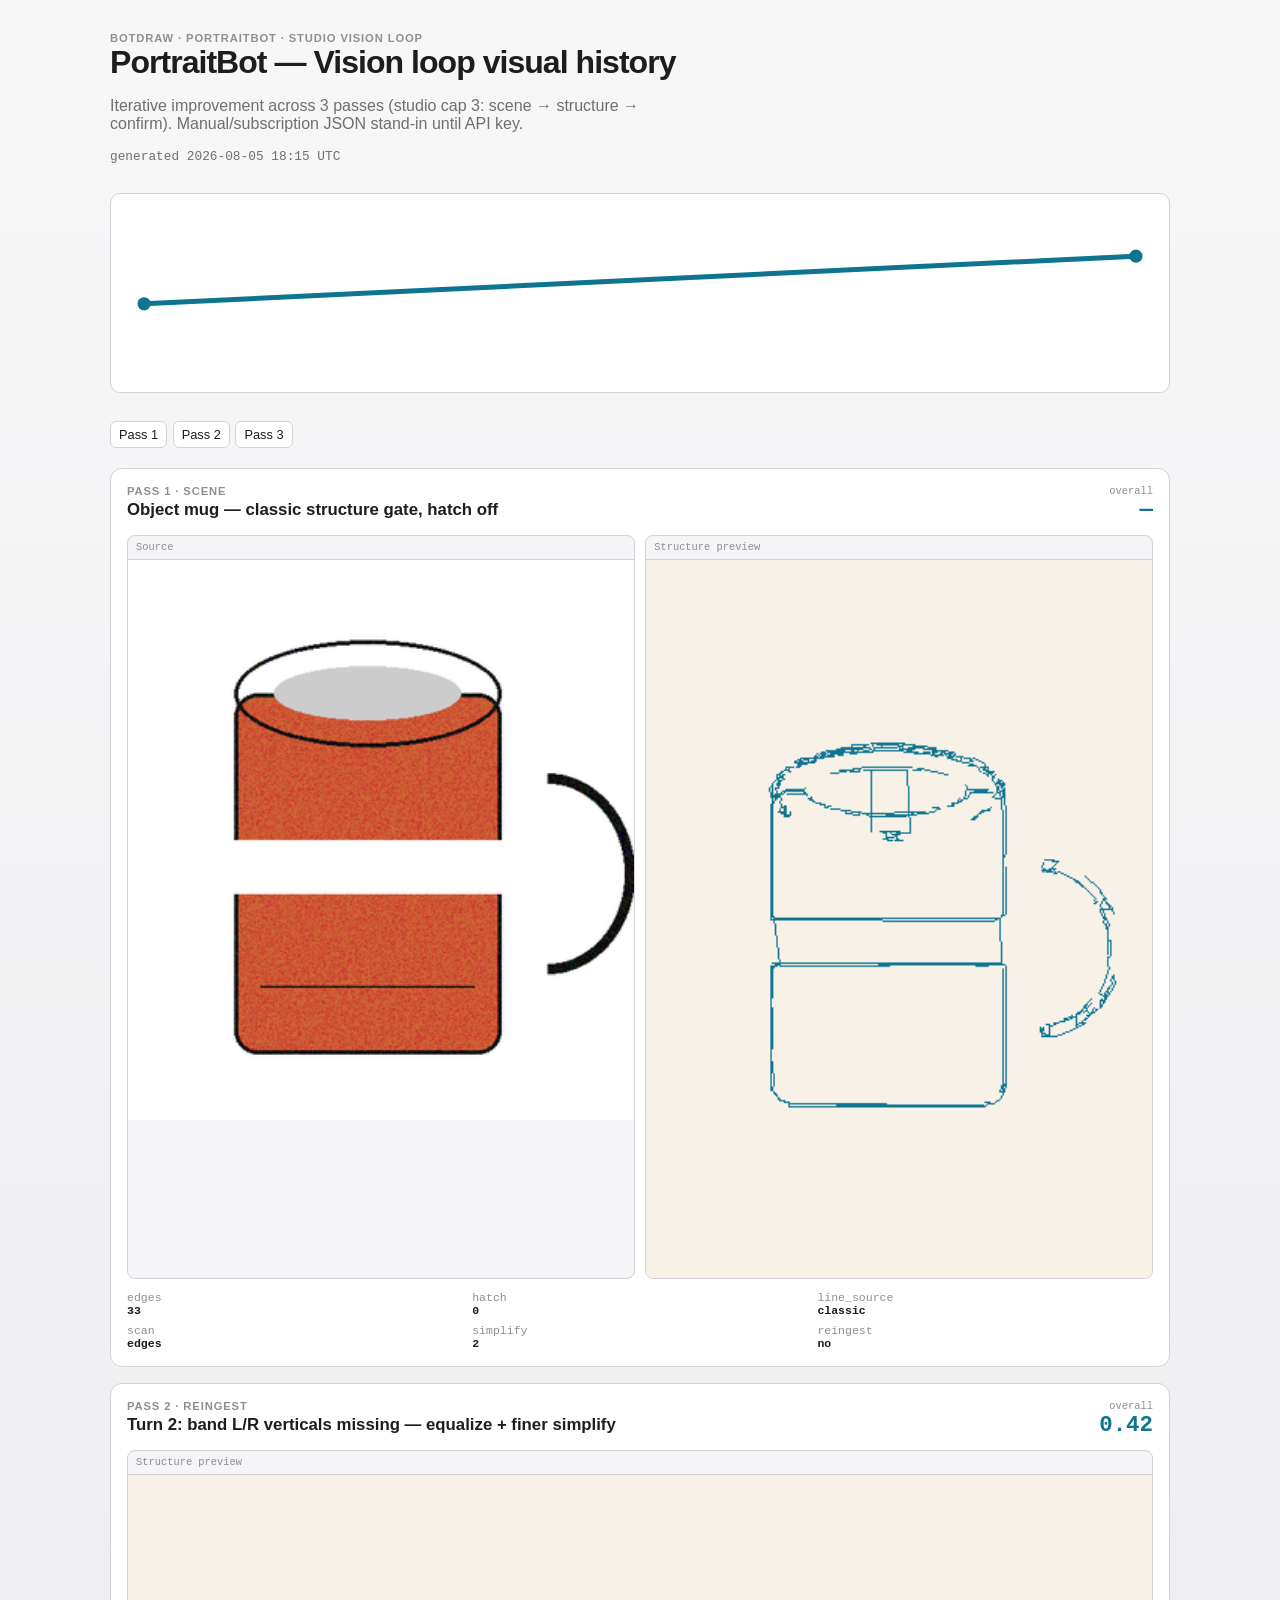
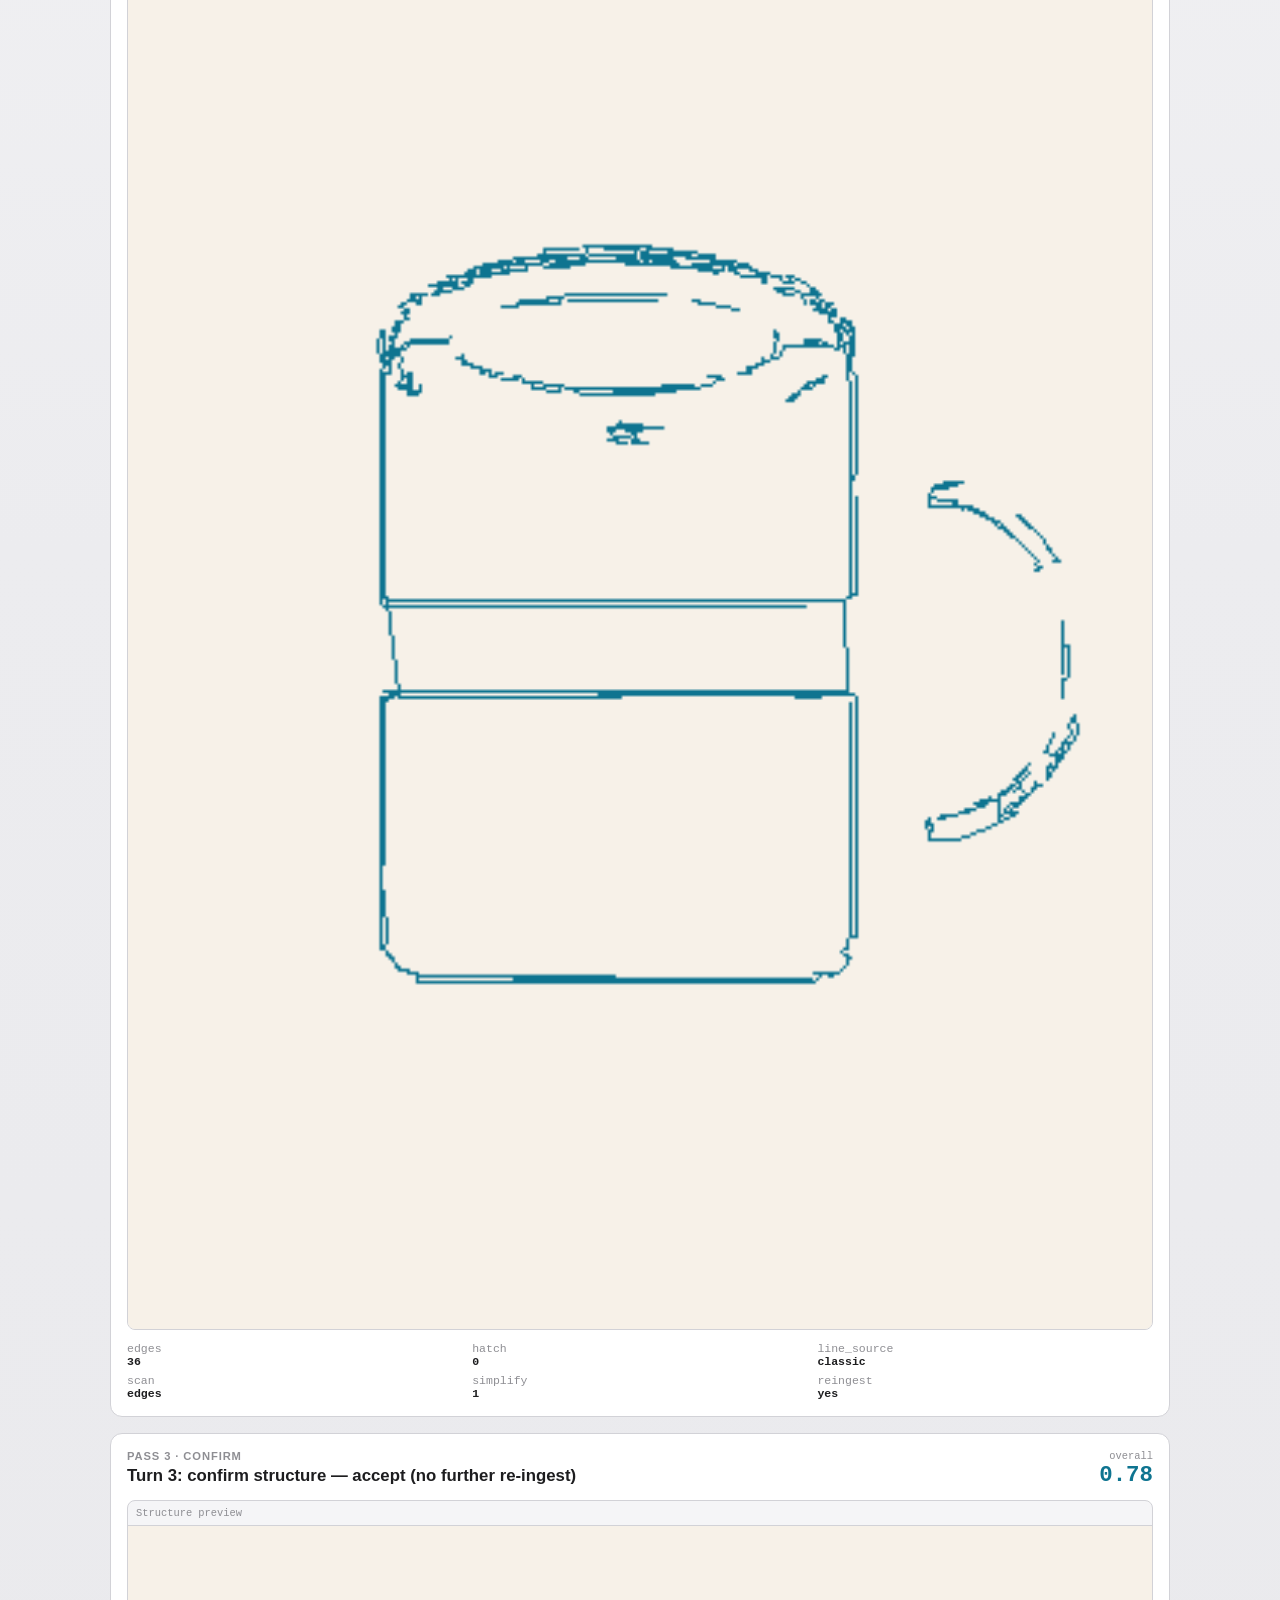
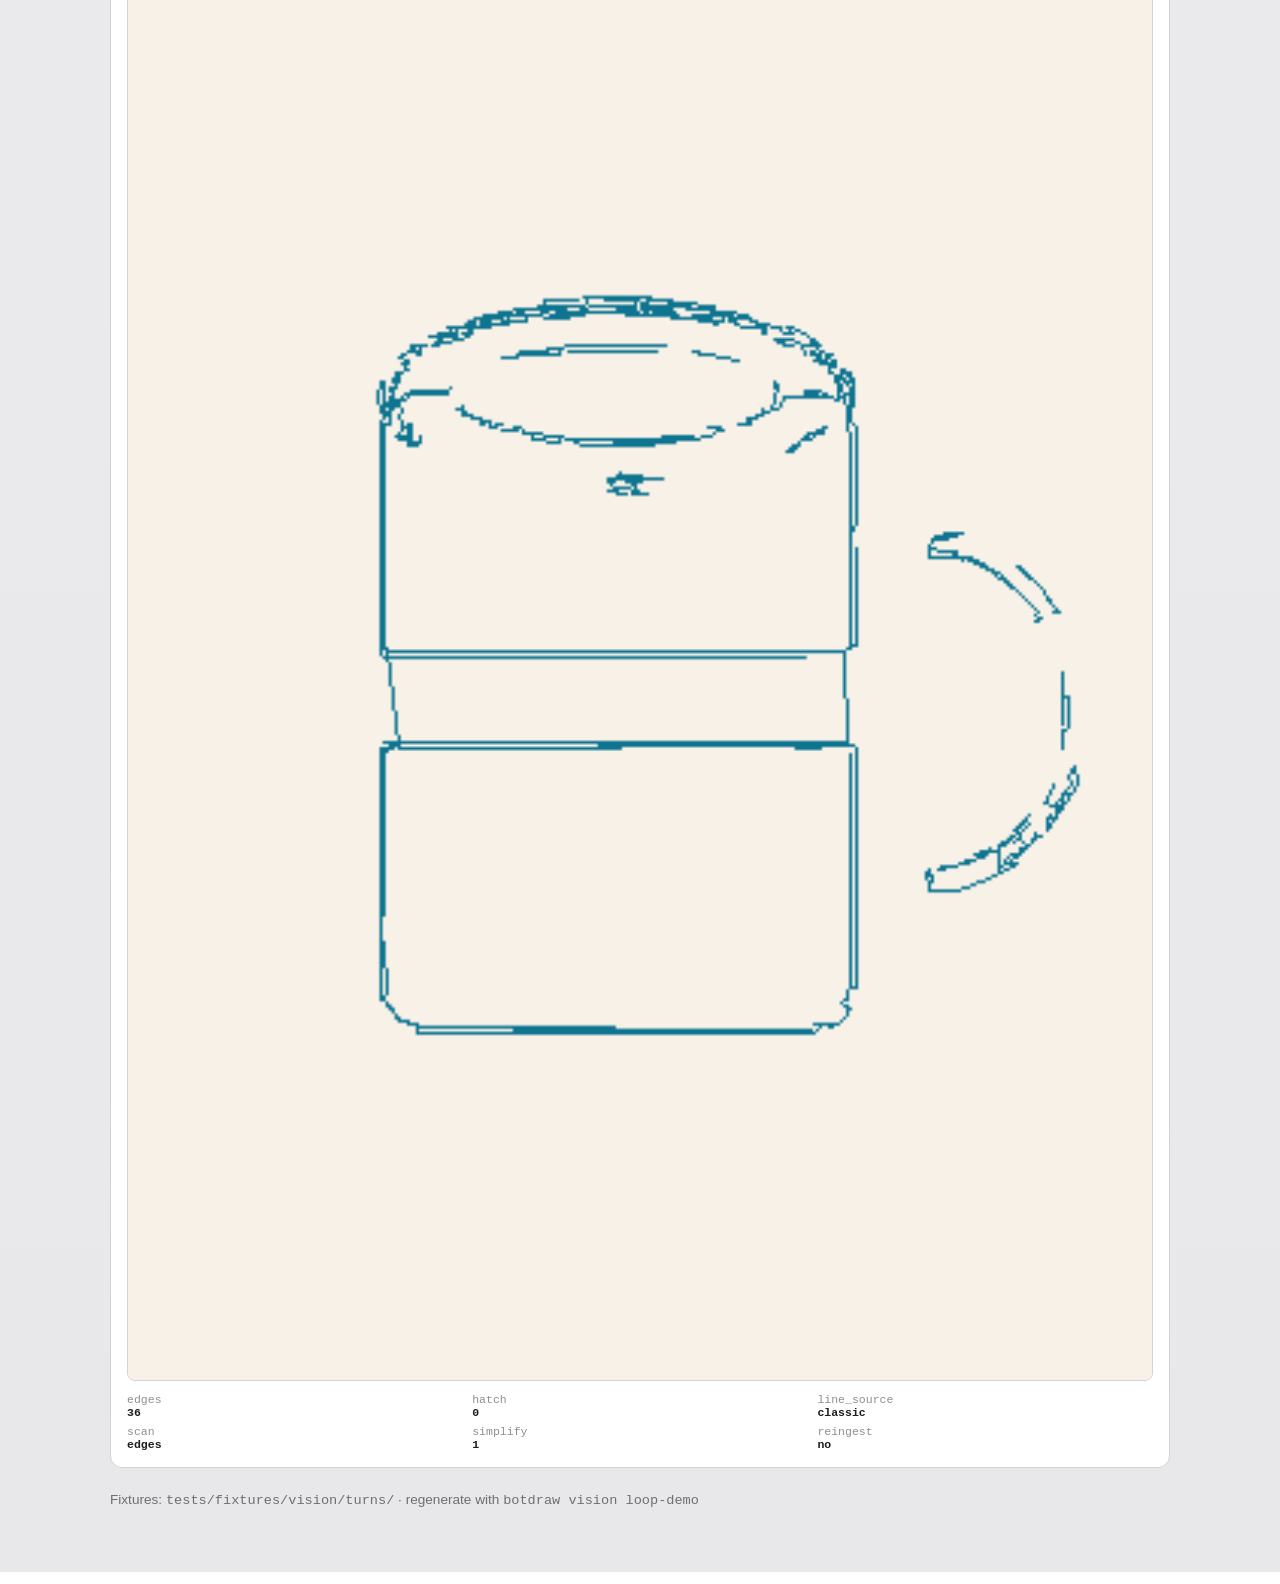
<file: docs/wireframes/portraitbot-vision-loop-history.html>
<!DOCTYPE html>
<html lang="en">
<head>
<meta charset="utf-8"/>
<meta name="viewport" content="width=device-width, initial-scale=1"/>
<title>PortraitBot — Vision loop visual history</title>
<style>
  :root {
    --ink:#1d1d1f; --muted:#6e6e73; --faint:#8e8e93; --line:#d2d2d7;
    --panel:#fff; --soft:#f5f5f7; --bg:#ececef; --teal:#0e7490;
    --font:-apple-system,BlinkMacSystemFont,"SF Pro Text","Segoe UI",sans-serif;
    --mono:ui-monospace,SFMono-Regular,Menlo,Consolas,monospace;
  }
  * { box-sizing:border-box; }
  body {
    margin:0; font-family:var(--font); color:var(--ink);
    background: linear-gradient(180deg,#f7f7f8 0%, var(--bg) 45%, #e8e8eb 100%);
  }
  .wrap { max-width:1100px; margin:0 auto; padding:2rem 1.25rem 4rem; }
  h1 { margin:0; font-size:clamp(1.5rem,3vw,2rem); letter-spacing:-0.03em; }
  .lede { color:var(--muted); max-width:62ch; }
  .eyebrow { margin:0; font-size:0.7rem; letter-spacing:0.08em; text-transform:uppercase; color:var(--faint); font-weight:600; }
  .spark { width:100%; height:auto; background:var(--panel); border:1px solid var(--line); border-radius:10px; margin:1rem 0 1.5rem; }
  .toc { display:flex; flex-wrap:wrap; gap:0.35rem; margin:0 0 1.25rem; }
  .toc a {
    text-decoration:none; color:var(--ink); border:1px solid var(--line);
    background:var(--panel); padding:0.3rem 0.5rem; border-radius:6px; font-size:0.8rem;
  }
  .pass {
    background:var(--panel); border:1px solid var(--line); border-radius:12px;
    padding:1rem; margin:0 0 1rem;
  }
  .pass header { display:flex; justify-content:space-between; gap:1rem; align-items:flex-start; }
  .pass h2 { margin:0.2rem 0 0; font-size:1.05rem; }
  .score { text-align:right; font-family:var(--mono); }
  .score .lab { display:block; color:var(--faint); font-size:0.65rem; }
  .score strong { font-size:1.4rem; color:var(--teal); }
  .grid { display:grid; grid-template-columns:repeat(auto-fit,minmax(220px,1fr)); gap:0.65rem; margin-top:0.75rem; }
  figure { margin:0; border:1px solid var(--line); border-radius:8px; overflow:hidden; background:var(--soft); }
  figcaption { padding:0.35rem 0.5rem; font-family:var(--mono); font-size:0.65rem; color:var(--faint); border-bottom:1px solid var(--line); }
  figure img { display:block; width:100%; height:auto; background:#ddd; }
  .meta {
    display:grid; grid-template-columns:repeat(3,minmax(0,1fr)); gap:0.4rem 0.6rem;
    margin-top:0.75rem; font-family:var(--mono); font-size:0.72rem;
  }
  .meta span { display:block; color:var(--faint); }
  footer { margin-top:1.5rem; color:var(--muted); font-size:0.85rem; }
</style>
</head>
<body>
  <div class="wrap">
    <p class="eyebrow">BotDraw · PortraitBot · studio vision loop</p>
    <h1>PortraitBot — Vision loop visual history</h1>
    <p class="lede">
      Iterative improvement across 3 passes (studio cap 3:
      scene → structure → confirm). Manual/subscription JSON stand-in until API key.
    </p>
    <p class="lede" style="font-family:var(--mono);font-size:0.8rem">generated 2026-08-05 18:15 UTC</p>
    
        <svg class="spark" viewBox="0 0 640 120" role="img" aria-label="Overall score by pass">
          <polyline fill="none" stroke="#0e7490" stroke-width="3" points="20.0,66.4 620.0,37.6"/>
          <circle cx="20.0" cy="66.4" r="4" fill="#0e7490"/><circle cx="620.0" cy="37.6" r="4" fill="#0e7490"/>
        </svg>
    <nav class="toc">
      <a href="#pass-1">Pass 1</a><a href="#pass-2">Pass 2</a><a href="#pass-3">Pass 3</a>
    </nav>
    
<article class="pass" id="pass-1">
  <header>
    <div>
      <p class="eyebrow">Pass 1 · scene</p>
      <h2>Object mug — classic structure gate, hatch off</h2>
    </div>
    <div class="score">
      <span class="lab">overall</span>
      <strong>—</strong>
    </div>
  </header>
  <div class="grid">
    <figure><figcaption>Source</figcaption><img src="[data-uri]" alt="source"/></figure>
    <figure>
      <figcaption>Structure preview</figcaption>
      <img src="[data-uri]" alt="pass 1 preview"/>
    </figure>
  </div>
  <div class="meta">
    <div><span>edges</span><strong>33</strong></div>
    <div><span>hatch</span><strong>0</strong></div>
    <div><span>line_source</span><strong>classic</strong></div>
    <div><span>scan</span><strong>edges</strong></div>
    <div><span>simplify</span><strong>2</strong></div>
    <div><span>reingest</span><strong>no</strong></div>
  </div>
</article>

<article class="pass" id="pass-2">
  <header>
    <div>
      <p class="eyebrow">Pass 2 · reingest</p>
      <h2>Turn 2: band L/R verticals missing — equalize + finer simplify</h2>
    </div>
    <div class="score">
      <span class="lab">overall</span>
      <strong>0.42</strong>
    </div>
  </header>
  <div class="grid">
    
    <figure>
      <figcaption>Structure preview</figcaption>
      <img src="[data-uri]" alt="pass 2 preview"/>
    </figure>
  </div>
  <div class="meta">
    <div><span>edges</span><strong>36</strong></div>
    <div><span>hatch</span><strong>0</strong></div>
    <div><span>line_source</span><strong>classic</strong></div>
    <div><span>scan</span><strong>edges</strong></div>
    <div><span>simplify</span><strong>1</strong></div>
    <div><span>reingest</span><strong>yes</strong></div>
  </div>
</article>

<article class="pass" id="pass-3">
  <header>
    <div>
      <p class="eyebrow">Pass 3 · confirm</p>
      <h2>Turn 3: confirm structure — accept (no further re-ingest)</h2>
    </div>
    <div class="score">
      <span class="lab">overall</span>
      <strong>0.78</strong>
    </div>
  </header>
  <div class="grid">
    
    <figure>
      <figcaption>Structure preview</figcaption>
      <img src="[data-uri]" alt="pass 3 preview"/>
    </figure>
  </div>
  <div class="meta">
    <div><span>edges</span><strong>36</strong></div>
    <div><span>hatch</span><strong>0</strong></div>
    <div><span>line_source</span><strong>classic</strong></div>
    <div><span>scan</span><strong>edges</strong></div>
    <div><span>simplify</span><strong>1</strong></div>
    <div><span>reingest</span><strong>no</strong></div>
  </div>
</article>

    <footer>
      Fixtures: <code>tests/fixtures/vision/turns/</code> ·
      regenerate with <code>botdraw vision loop-demo</code>
    </footer>
  </div>
</body>
</html>
</file>
